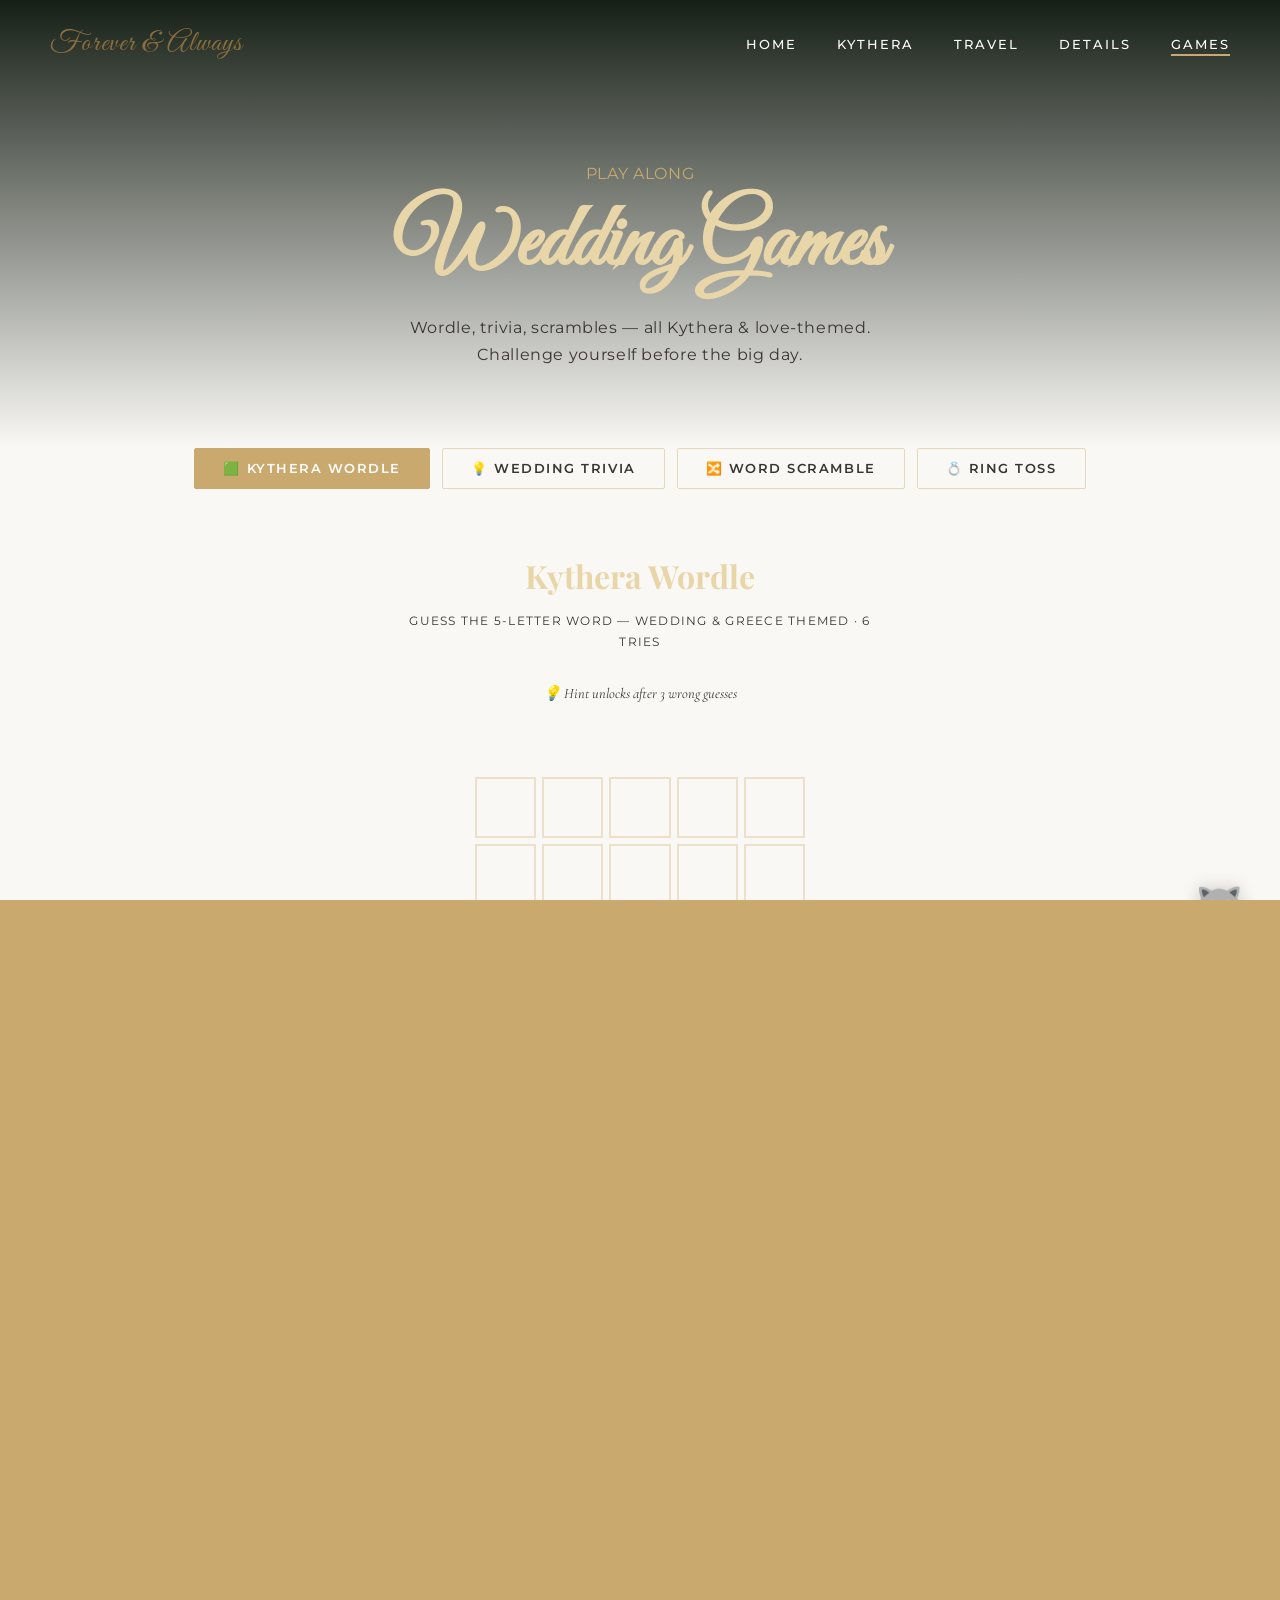
<file: games.html>
<!DOCTYPE html>
<html lang="en">
<head>
  <meta charset="UTF-8">
  <meta name="viewport" content="width=device-width, initial-scale=1.0">
  <title>Games — Jessica & Costas Wedding</title>
  <meta name="description" content="Play our wedding games! Kythera Wordle, wedding trivia, and more.">

  <!-- Fonts -->
  <link rel="preconnect" href="https://fonts.googleapis.com">
  <link rel="preconnect" href="https://fonts.gstatic.com" crossorigin>
  <link href="https://fonts.googleapis.com/css2?family=Cormorant+Garamond:ital,wght@0,300;0,400;0,500;0,600;1,300;1,400&family=Great+Vibes&family=Montserrat:wght@300;400;500;600;700&family=Playfair+Display:ital,wght@0,400;0,500;0,600;1,400;1,500&display=swap" rel="stylesheet">

  <!-- Styles -->
  <link rel="stylesheet" href="css/style.css">

  <!-- Favicon -->
  <link rel="icon" href="data:image/svg+xml,<svg xmlns='http://www.w3.org/2000/svg' viewBox='0 0 100 100'><text y='.9em' font-size='90'>💍</text></svg>">

  <style>
    /* ===== GAMES PAGE STYLES ===== */
    .games-hero {
      padding: 160px 20px 80px;
      text-align: center;
      background: linear-gradient(180deg, rgba(10,20,10,0.95) 0%, var(--color-bg) 100%);
    }

    .games-hero .section-pretitle { color: var(--color-accent); }
    .games-hero h1 {
      font-family: 'Great Vibes', cursive;
      font-size: clamp(3rem, 8vw, 5.5rem);
      color: var(--color-accent-light);
      margin: 10px 0 20px;
      line-height: 1.1;
    }
    .games-hero p {
      font-family: 'Montserrat', sans-serif;
      font-size: 1rem;
      color: var(--color-text-muted);
      max-width: 500px;
      margin: 0 auto;
      letter-spacing: 0.04em;
    }

    /* ===== GAME SECTION TABS ===== */
    .game-tabs {
      display: flex;
      justify-content: center;
      gap: 12px;
      flex-wrap: wrap;
      margin: 0 auto 60px;
      padding: 0 20px;
    }
    .game-tab {
      font-family: 'Montserrat', sans-serif;
      font-size: 0.8rem;
      font-weight: 600;
      letter-spacing: 0.12em;
      text-transform: uppercase;
      padding: 12px 28px;
      border: 1px solid rgba(201,169,110,0.4);
      background: transparent;
      color: var(--color-text-muted);
      cursor: pointer;
      transition: all 0.25s;
      border-radius: 2px;
    }
    .game-tab:hover,
    .game-tab.active {
      background: var(--color-accent);
      border-color: var(--color-accent);
      color: #fff;
    }

    /* ===== GAME PANELS ===== */
    .game-panel { display: none; }
    .game-panel.active { display: block; }

    /* ===== WORDLE ===== */
    #wordle-section {
      max-width: 520px;
      margin: 0 auto;
      padding: 0 20px 80px;
    }
    .wordle-title {
      text-align: center;
      margin-bottom: 6px;
    }
    .wordle-title h2 {
      font-family: 'Playfair Display', serif;
      font-size: 2rem;
      color: var(--color-accent-light);
    }
    .wordle-subtitle {
      text-align: center;
      font-family: 'Montserrat', sans-serif;
      font-size: 0.78rem;
      color: var(--color-text-muted);
      letter-spacing: 0.1em;
      text-transform: uppercase;
      margin-bottom: 30px;
    }

    .wordle-grid {
      display: grid;
      grid-template-rows: repeat(6, 1fr);
      gap: 6px;
      margin: 0 auto 28px;
      max-width: 330px;
    }
    .wordle-row {
      display: grid;
      grid-template-columns: repeat(5, 1fr);
      gap: 6px;
    }
    .wordle-tile {
      aspect-ratio: 1;
      border: 2px solid rgba(201,169,110,0.3);
      display: flex;
      align-items: center;
      justify-content: center;
      font-family: 'Montserrat', sans-serif;
      font-size: 1.5rem;
      font-weight: 700;
      color: var(--color-accent-light);
      background: transparent;
      text-transform: uppercase;
      transition: border-color 0.15s;
      position: relative;
      overflow: hidden;
    }
    .wordle-tile.filled { border-color: var(--color-accent); animation: tilePopIn 0.1s ease; }
    .wordle-tile.correct { background: #3a6b3a; border-color: #3a6b3a; color: #fff; }
    .wordle-tile.present { background: #b5860d; border-color: #b5860d; color: #fff; }
    .wordle-tile.absent  { background: #333; border-color: #333; color: #888; }
    .wordle-tile.flip    { animation: tileFlip 0.5s ease forwards; }

    @keyframes tilePopIn {
      0%   { transform: scale(0.85); }
      100% { transform: scale(1); }
    }
    @keyframes tileFlip {
      0%   { transform: rotateX(0); }
      50%  { transform: rotateX(-90deg); }
      100% { transform: rotateX(0); }
    }
    @keyframes tileShake {
      0%,100% { transform: translateX(0); }
      20%,60% { transform: translateX(-6px); }
      40%,80% { transform: translateX(6px); }
    }
    .wordle-row.shake .wordle-tile { animation: tileShake 0.4s ease; }

    .wordle-keyboard {
      max-width: 400px;
      margin: 0 auto;
    }
    .wordle-keyboard-row {
      display: flex;
      justify-content: center;
      gap: 5px;
      margin-bottom: 5px;
    }
    .wordle-key {
      font-family: 'Montserrat', sans-serif;
      font-size: 0.75rem;
      font-weight: 600;
      min-width: 34px;
      height: 54px;
      padding: 0 6px;
      border: none;
      border-radius: 4px;
      background: rgba(201,169,110,0.15);
      color: var(--color-accent-light);
      cursor: pointer;
      transition: background 0.15s, color 0.15s;
      display: flex;
      align-items: center;
      justify-content: center;
      text-transform: uppercase;
      user-select: none;
    }
    .wordle-key.wide { min-width: 54px; font-size: 0.65rem; }
    .wordle-key:hover { background: rgba(201,169,110,0.3); }
    .wordle-key.correct { background: #3a6b3a; color: #fff; }
    .wordle-key.present { background: #b5860d; color: #fff; }
    .wordle-key.absent  { background: #272727; color: #555; }

    .wordle-message {
      text-align: center;
      min-height: 32px;
      font-family: 'Montserrat', sans-serif;
      font-size: 0.85rem;
      letter-spacing: 0.06em;
      color: var(--color-accent);
      margin-bottom: 18px;
      font-weight: 600;
    }
    .wordle-hint {
      text-align: center;
      font-family: 'Cormorant Garamond', serif;
      font-size: 0.9rem;
      font-style: italic;
      color: var(--color-text-muted);
      margin-bottom: 20px;
      min-height: 24px;
    }
    .wordle-new-btn {
      display: block;
      margin: 18px auto 0;
      padding: 12px 32px;
      font-family: 'Montserrat', sans-serif;
      font-size: 0.75rem;
      letter-spacing: 0.12em;
      text-transform: uppercase;
      font-weight: 600;
      background: transparent;
      border: 1px solid var(--color-accent);
      color: var(--color-accent);
      cursor: pointer;
      transition: all 0.2s;
      border-radius: 2px;
    }
    .wordle-new-btn:hover { background: var(--color-accent); color: #fff; }

    /* ===== TRIVIA ===== */
    #trivia-section {
      max-width: 680px;
      margin: 0 auto;
      padding: 0 20px 80px;
    }
    .trivia-title {
      text-align: center;
      margin-bottom: 8px;
    }
    .trivia-title h2 {
      font-family: 'Playfair Display', serif;
      font-size: 2rem;
      color: var(--color-accent-light);
    }
    .trivia-subtitle {
      text-align: center;
      font-family: 'Montserrat', sans-serif;
      font-size: 0.78rem;
      color: var(--color-text-muted);
      letter-spacing: 0.1em;
      text-transform: uppercase;
      margin-bottom: 40px;
    }

    .trivia-progress-bar {
      height: 3px;
      background: rgba(201,169,110,0.15);
      border-radius: 2px;
      margin-bottom: 36px;
      overflow: hidden;
    }
    .trivia-progress-fill {
      height: 100%;
      background: var(--color-accent);
      transition: width 0.4s ease;
      border-radius: 2px;
    }

    .trivia-card {
      background: rgba(255,255,255,0.03);
      border: 1px solid rgba(201,169,110,0.18);
      border-radius: 4px;
      padding: 40px 36px;
      margin-bottom: 24px;
    }
    .trivia-q-number {
      font-family: 'Montserrat', sans-serif;
      font-size: 0.7rem;
      letter-spacing: 0.15em;
      text-transform: uppercase;
      color: var(--color-accent);
      margin-bottom: 16px;
    }
    .trivia-question {
      font-family: 'Playfair Display', serif;
      font-size: 1.4rem;
      line-height: 1.5;
      color: var(--color-text-light);
      margin-bottom: 30px;
    }
    .trivia-options {
      display: grid;
      grid-template-columns: 1fr 1fr;
      gap: 12px;
    }
    @media (max-width: 500px) {
      .trivia-options { grid-template-columns: 1fr; }
    }
    .trivia-option {
      padding: 14px 18px;
      font-family: 'Montserrat', sans-serif;
      font-size: 0.82rem;
      font-weight: 500;
      letter-spacing: 0.04em;
      border: 1px solid rgba(201,169,110,0.25);
      background: transparent;
      color: var(--color-text-muted);
      cursor: pointer;
      text-align: left;
      transition: all 0.2s;
      border-radius: 3px;
      line-height: 1.4;
    }
    .trivia-option:hover:not(:disabled) {
      border-color: var(--color-accent);
      color: var(--color-accent-light);
      background: rgba(201,169,110,0.07);
    }
    .trivia-option.correct {
      border-color: #3a6b3a;
      background: rgba(58,107,58,0.25);
      color: #7fba7f;
    }
    .trivia-option.wrong {
      border-color: #8b3a3a;
      background: rgba(139,58,58,0.2);
      color: #c07f7f;
    }
    .trivia-option:disabled { cursor: default; }

    .trivia-feedback {
      margin-top: 20px;
      min-height: 28px;
      font-family: 'Cormorant Garamond', serif;
      font-size: 1.05rem;
      font-style: italic;
      color: var(--color-accent);
      text-align: center;
    }

    .trivia-nav {
      display: flex;
      justify-content: space-between;
      align-items: center;
      margin-top: 10px;
    }
    .trivia-score-badge {
      font-family: 'Montserrat', sans-serif;
      font-size: 0.75rem;
      letter-spacing: 0.1em;
      color: var(--color-text-muted);
      text-transform: uppercase;
    }
    .trivia-next-btn {
      padding: 12px 32px;
      font-family: 'Montserrat', sans-serif;
      font-size: 0.75rem;
      letter-spacing: 0.12em;
      text-transform: uppercase;
      font-weight: 600;
      background: transparent;
      border: 1px solid var(--color-accent);
      color: var(--color-accent);
      cursor: pointer;
      transition: all 0.2s;
      border-radius: 2px;
      opacity: 0;
      pointer-events: none;
    }
    .trivia-next-btn.visible {
      opacity: 1;
      pointer-events: all;
    }
    .trivia-next-btn:hover { background: var(--color-accent); color: #fff; }

    .trivia-result {
      text-align: center;
      padding: 60px 20px;
    }
    .trivia-result-emoji { font-size: 4rem; margin-bottom: 20px; }
    .trivia-result h3 {
      font-family: 'Great Vibes', cursive;
      font-size: 3rem;
      color: var(--color-accent-light);
      margin-bottom: 16px;
    }
    .trivia-result p {
      font-family: 'Montserrat', sans-serif;
      font-size: 0.9rem;
      color: var(--color-text-muted);
      margin-bottom: 30px;
    }
    .trivia-result .score-big {
      font-family: 'Playfair Display', serif;
      font-size: 3.5rem;
      color: var(--color-accent);
      display: block;
      margin-bottom: 8px;
    }
    .trivia-restart-btn {
      padding: 14px 38px;
      font-family: 'Montserrat', sans-serif;
      font-size: 0.75rem;
      letter-spacing: 0.12em;
      text-transform: uppercase;
      font-weight: 600;
      background: transparent;
      border: 1px solid var(--color-accent);
      color: var(--color-accent);
      cursor: pointer;
      transition: all 0.2s;
      border-radius: 2px;
    }
    .trivia-restart-btn:hover { background: var(--color-accent); color: #fff; }

    /* ===== SCRAMBLE ===== */
    #scramble-section {
      max-width: 560px;
      margin: 0 auto;
      padding: 0 20px 80px;
    }
    .scramble-title {
      text-align: center;
      margin-bottom: 8px;
    }
    .scramble-title h2 {
      font-family: 'Playfair Display', serif;
      font-size: 2rem;
      color: var(--color-accent-light);
    }
    .scramble-subtitle {
      text-align: center;
      font-family: 'Montserrat', sans-serif;
      font-size: 0.78rem;
      color: var(--color-text-muted);
      letter-spacing: 0.1em;
      text-transform: uppercase;
      margin-bottom: 40px;
    }
    .scramble-card {
      background: rgba(255,255,255,0.03);
      border: 1px solid rgba(201,169,110,0.18);
      border-radius: 4px;
      padding: 40px 36px;
      text-align: center;
    }
    .scramble-category {
      font-family: 'Montserrat', sans-serif;
      font-size: 0.7rem;
      letter-spacing: 0.15em;
      text-transform: uppercase;
      color: var(--color-accent);
      margin-bottom: 14px;
    }
    .scramble-clue {
      font-family: 'Cormorant Garamond', serif;
      font-style: italic;
      font-size: 1.05rem;
      color: var(--color-text-muted);
      margin-bottom: 28px;
      line-height: 1.6;
    }
    .scramble-letters {
      display: flex;
      justify-content: center;
      gap: 8px;
      flex-wrap: wrap;
      margin-bottom: 30px;
    }
    .scramble-letter {
      width: 46px;
      height: 54px;
      border: 2px solid rgba(201,169,110,0.4);
      display: flex;
      align-items: center;
      justify-content: center;
      font-family: 'Montserrat', sans-serif;
      font-size: 1.4rem;
      font-weight: 700;
      color: var(--color-accent-light);
      text-transform: uppercase;
      border-radius: 3px;
      cursor: pointer;
      transition: all 0.15s;
      user-select: none;
    }
    .scramble-letter:hover:not(.used) {
      background: rgba(201,169,110,0.15);
      border-color: var(--color-accent);
    }
    .scramble-letter.used {
      opacity: 0.2;
      cursor: default;
    }
    .scramble-answer-row {
      display: flex;
      justify-content: center;
      gap: 8px;
      flex-wrap: wrap;
      margin-bottom: 24px;
      min-height: 60px;
    }
    .scramble-answer-slot {
      width: 46px;
      height: 54px;
      border-bottom: 2px solid rgba(201,169,110,0.5);
      display: flex;
      align-items: center;
      justify-content: center;
      font-family: 'Montserrat', sans-serif;
      font-size: 1.4rem;
      font-weight: 700;
      color: var(--color-accent-light);
      text-transform: uppercase;
      cursor: pointer;
      transition: color 0.15s;
    }
    .scramble-answer-slot:hover { color: var(--color-accent); }
    .scramble-controls {
      display: flex;
      gap: 12px;
      justify-content: center;
      margin-bottom: 20px;
    }
    .scramble-btn {
      padding: 11px 24px;
      font-family: 'Montserrat', sans-serif;
      font-size: 0.72rem;
      letter-spacing: 0.1em;
      text-transform: uppercase;
      font-weight: 600;
      border-radius: 2px;
      cursor: pointer;
      transition: all 0.2s;
    }
    .scramble-btn-check {
      background: var(--color-accent);
      border: 1px solid var(--color-accent);
      color: #fff;
    }
    .scramble-btn-check:hover { background: var(--color-accent-dark); }
    .scramble-btn-clear {
      background: transparent;
      border: 1px solid rgba(201,169,110,0.35);
      color: var(--color-text-muted);
    }
    .scramble-btn-clear:hover { border-color: var(--color-accent); color: var(--color-accent); }
    .scramble-feedback {
      font-family: 'Cormorant Garamond', serif;
      font-size: 1.15rem;
      font-style: italic;
      min-height: 30px;
      color: var(--color-accent);
      margin-bottom: 8px;
    }
    .scramble-feedback.wrong { color: #c07f7f; }
    .scramble-counter {
      font-family: 'Montserrat', sans-serif;
      font-size: 0.72rem;
      letter-spacing: 0.1em;
      color: var(--color-text-muted);
      text-transform: uppercase;
    }
    .scramble-next-btn {
      display: none;
      margin: 18px auto 0;
      padding: 12px 32px;
      font-family: 'Montserrat', sans-serif;
      font-size: 0.75rem;
      letter-spacing: 0.12em;
      text-transform: uppercase;
      font-weight: 600;
      background: transparent;
      border: 1px solid var(--color-accent);
      color: var(--color-accent);
      cursor: pointer;
      transition: all 0.2s;
      border-radius: 2px;
    }
    .scramble-next-btn.visible { display: block; }
    .scramble-next-btn:hover { background: var(--color-accent); color: #fff; }

    .scramble-done {
      text-align: center;
      padding: 40px 20px;
    }
    .scramble-done h3 {
      font-family: 'Great Vibes', cursive;
      font-size: 2.8rem;
      color: var(--color-accent-light);
      margin-bottom: 14px;
    }
    .scramble-done p {
      font-family: 'Montserrat', sans-serif;
      font-size: 0.85rem;
      color: var(--color-text-muted);
      margin-bottom: 24px;
    }

    /* ===== RING TOSS GAME ===== */
    #panel-ringtoss {
      padding-bottom: 80px;
    }
    .ringtoss-wrap {
      max-width: 740px;
      margin: 0 auto;
      padding: 0 20px;
    }
    .ringtoss-title {
      text-align: center;
      margin-bottom: 6px;
    }
    .ringtoss-title h2 {
      font-family: 'Playfair Display', serif;
      font-size: 2rem;
      color: var(--color-accent-light);
    }
    .ringtoss-subtitle {
      text-align: center;
      font-family: 'Montserrat', sans-serif;
      font-size: 0.78rem;
      color: var(--color-text-muted);
      letter-spacing: 0.1em;
      text-transform: uppercase;
      margin-bottom: 24px;
    }
    #ringtoss-canvas {
      display: block;
      width: 100%;
      max-width: 700px;
      margin: 0 auto;
      border-radius: 6px;
      cursor: pointer;
      border: 1px solid rgba(201,169,110,0.2);
      box-shadow: 0 8px 40px rgba(0,0,0,0.5);
    }
    .ringtoss-ui {
      display: flex;
      justify-content: space-between;
      align-items: center;
      max-width: 700px;
      margin: 16px auto 0;
      flex-wrap: wrap;
      gap: 12px;
      padding: 0 2px;
    }
    .ringtoss-info {
      font-family: 'Montserrat', sans-serif;
      font-size: 0.75rem;
      letter-spacing: 0.1em;
      text-transform: uppercase;
      color: var(--color-text-muted);
    }
    .ringtoss-info span {
      color: var(--color-accent-light);
      font-weight: 700;
      font-size: 1rem;
    }
    #ringtoss-launch-btn {
      padding: 13px 40px;
      font-family: 'Montserrat', sans-serif;
      font-size: 0.78rem;
      letter-spacing: 0.14em;
      text-transform: uppercase;
      font-weight: 700;
      background: var(--color-accent);
      border: none;
      color: #fff;
      cursor: pointer;
      border-radius: 2px;
      transition: all 0.15s;
      animation: launchPulse 1s ease-in-out infinite;
    }
    #ringtoss-launch-btn:hover { background: var(--color-accent-dark); transform: scale(1.04); }
    #ringtoss-launch-btn:disabled { opacity: 0.4; animation: none; cursor: default; }
    @keyframes launchPulse {
      0%,100% { box-shadow: 0 0 0 0 rgba(201,169,110,0.5); }
      50% { box-shadow: 0 0 0 10px rgba(201,169,110,0); }
    }
    .ringtoss-howto {
      text-align: center;
      font-family: 'Cormorant Garamond', serif;
      font-style: italic;
      font-size: 0.9rem;
      color: var(--color-text-muted);
      margin-top: 14px;
      max-width: 700px;
      margin-left: auto;
      margin-right: auto;
    }
  </style>
</head>
<body>

  <!-- Page Loader -->
  <div class="page-loader">
    <div class="loader-text">Let's Play</div>
    <div class="loader-bar">
      <div class="loader-bar-inner"></div>
    </div>
  </div>

  <!-- Page Transition -->
  <div class="page-transition"></div>

  <!-- Navigation -->
  <nav class="navbar">
    <a href="index.html" class="nav-logo">Forever & Always</a>
    <div class="nav-toggle">
      <span></span>
      <span></span>
      <span></span>
    </div>
    <ul class="nav-links">
      <li><a href="index.html">Home</a></li>
      <li><a href="kythera.html">Kythera</a></li>
      <li><a href="travel.html">Travel</a></li>
      <li><a href="index.html#details">Details</a></li>
      <li><a href="games.html" class="active">Games</a></li>
    </ul>
  </nav>

  <!-- Hero -->
  <div class="games-hero">
    <p class="section-pretitle">Play Along</p>
    <h1>Wedding Games</h1>
    <p>Wordle, trivia, scrambles — all Kythera & love-themed. Challenge yourself before the big day.</p>
  </div>

  <!-- Tab Bar -->
  <div class="game-tabs">
    <button class="game-tab active" data-tab="wordle">🟩 Kythera Wordle</button>
    <button class="game-tab" data-tab="trivia">💡 Wedding Trivia</button>
    <button class="game-tab" data-tab="scramble">🔀 Word Scramble</button>
    <button class="game-tab" data-tab="ringtoss">💍 Ring Toss</button>
  </div>

  <!-- ===== WORDLE PANEL ===== -->
  <div class="game-panel active" id="panel-wordle">
    <div id="wordle-section">
      <div class="wordle-title"><h2>Kythera Wordle</h2></div>
      <p class="wordle-subtitle">Guess the 5-letter word — wedding & Greece themed · 6 tries</p>
      <div class="wordle-hint" id="wordle-hint">💡 Today's hint will appear here after 3 wrong guesses</div>
      <div class="wordle-message" id="wordle-message"></div>
      <div class="wordle-grid" id="wordle-grid"></div>
      <div class="wordle-keyboard" id="wordle-keyboard"></div>
      <button class="wordle-new-btn" id="wordle-new-btn" style="display:none;">Next Word →</button>
    </div>
  </div>

  <!-- ===== TRIVIA PANEL ===== -->
  <div class="game-panel" id="panel-trivia">
    <div id="trivia-section">
      <div class="trivia-title"><h2>Wedding Trivia</h2></div>
      <p class="trivia-subtitle">10 questions about Greece, Kythera & love</p>
      <div class="trivia-progress-bar">
        <div class="trivia-progress-fill" id="trivia-progress" style="width:0%"></div>
      </div>
      <div id="trivia-container">
        <!-- rendered by JS -->
      </div>
    </div>
  </div>

  <!-- ===== SCRAMBLE PANEL ===== -->
  <div class="game-panel" id="panel-scramble">
    <div id="scramble-section">
      <div class="scramble-title"><h2>Word Scramble</h2></div>
      <p class="scramble-subtitle">Unscramble the wedding & Greece words</p>
      <div class="scramble-card" id="scramble-card">
        <!-- rendered by JS -->
      </div>
    </div>
  </div>

  <!-- ===== RING TOSS PANEL ===== -->
  <div class="game-panel" id="panel-ringtoss">
    <div class="ringtoss-wrap">
      <div class="ringtoss-title"><h2>🦝 Raccoon Ring Toss</h2></div>
      <p class="ringtoss-subtitle">Watch the arrow — click or press Space to catapult the ring!</p>
      <canvas id="ringtoss-canvas" width="700" height="420"></canvas>
      <div class="ringtoss-ui">
        <div class="ringtoss-info">Shots <span id="rt-round">0</span> / 10</div>
        <button id="ringtoss-launch-btn">🚀 Launch! (Space)</button>
        <div class="ringtoss-info">Hits <span id="rt-score">0</span></div>
      </div>
      <p class="ringtoss-howto">Watch the arrow swing and launch at the right moment — how many rings can you land? 10 shots!</p>
    </div>
  </div>

  <!-- Footer -->
  <footer class="footer">
    <div class="container">
      <div class="footer-names">Jessica & Costas</div>
      <p class="footer-date">September 4, 2027 · Kythera, Greece</p>
      <div class="footer-links">
        <a href="index.html">Home</a>
        <a href="kythera.html">Kythera</a>
        <a href="travel.html">Travel</a>
        <a href="index.html#details">Details</a>
        <a href="games.html">Games</a>
      </div>
      <p class="footer-bottom">Made with 💕 and a little help from our
        <span class="footer-raccoon raccoon-hidden" title="🦝 Footer raccoon!">🦝</span> friends
      </p>
    </div>
  </footer>

  <script src="js/main.js"></script>
  <script>
  (() => {
    // =========================================================
    //  TAB SWITCHING
    // =========================================================
    document.querySelectorAll('.game-tab').forEach(btn => {
      btn.addEventListener('click', () => {
        document.querySelectorAll('.game-tab').forEach(b => b.classList.remove('active'));
        document.querySelectorAll('.game-panel').forEach(p => p.classList.remove('active'));
        btn.classList.add('active');
        document.getElementById('panel-' + btn.dataset.tab).classList.add('active');
        if (btn.dataset.tab === 'ringtoss') startRingToss();
        else stopRingToss();
      });
    });

    // =========================================================
    //  WORDLE
    // =========================================================
    const WORD_LIST = [
      { word: 'AGAPE', hint: 'Unconditional love — a Greek word you might know 💛' },
      { word: 'BRIDE', hint: 'She\'ll be walking down the aisle in September ✨' },
      { word: 'GREEK', hint: 'The language of gods and romance 🇬🇷' },
      { word: 'OLIVE', hint: 'A sacred tree of Greece, symbol of peace 🫒' },
      { word: 'DANCE', hint: 'You will do plenty of this at the reception 💃' },
      { word: 'BLISS', hint: 'The feeling of perfect happiness 🌸' },
      { word: 'HEART', hint: 'The symbol of everything this day is about 💙' },
      { word: 'HONEY', hint: 'Sweet — like the newlyweds 🍯' },
      { word: 'ROSES', hint: 'The classic symbol of romance 🌹' },
      { word: 'SHORE', hint: 'Kythera is surrounded by this 🌊' },
      { word: 'ELOPE', hint: 'To run away together — though we\'re going big! 😄' },
      { word: 'LEMON', hint: 'A fragrant staple of the Greek landscape 🍋' },
      { word: 'TIARA', hint: 'A bridal crown fit for a goddess 👑' },
      { word: 'VOWED', hint: 'Promises made from the heart 🤍' },
      { word: 'FEAST', hint: 'Epic post-ceremony dining, Greek style 🍽️' },
      { word: 'AEGEA', hint: 'The sea that hugs Kythera 🏖️' },
      { word: 'CHOIR', hint: 'Beautiful voices, beautiful ceremony 🎶' },
      { word: 'PEARL', hint: 'Found in the sea — precious and rare 🦪' },
    ];

    // Pick a deterministic daily word
    const today = new Date();
    const dayIndex = Math.floor((today - new Date(today.getFullYear(), 0, 0)) / 86400000);
    let currentWordIndex = dayIndex % WORD_LIST.length;
    let currentEntry = WORD_LIST[currentWordIndex];
    let targetWord = currentEntry.word;

    const MAX_GUESSES = 6;
    const WORD_LENGTH = 5;
    let currentRow = 0;
    let currentCol = 0;
    let currentGuess = [];
    let gameOver = false;
    let wrongGuesses = 0;
    let board = [];
    let keyStates = {};

    function initWordle() {
      targetWord = currentEntry.word;
      currentRow = 0; currentCol = 0;
      currentGuess = []; gameOver = false;
      wrongGuesses = 0; board = []; keyStates = {};
      document.getElementById('wordle-message').textContent = '';
      document.getElementById('wordle-hint').textContent = '💡 Hint unlocks after 3 wrong guesses';
      document.getElementById('wordle-new-btn').style.display = 'none';
      buildGrid(); buildKeyboard();
    }

    function buildGrid() {
      const grid = document.getElementById('wordle-grid');
      grid.innerHTML = '';
      board = [];
      for (let r = 0; r < MAX_GUESSES; r++) {
        const row = document.createElement('div');
        row.className = 'wordle-row';
        const rowTiles = [];
        for (let c = 0; c < WORD_LENGTH; c++) {
          const tile = document.createElement('div');
          tile.className = 'wordle-tile';
          row.appendChild(tile);
          rowTiles.push(tile);
        }
        grid.appendChild(row);
        board.push(rowTiles);
      }
    }

    function buildKeyboard() {
      const rows = [['Q','W','E','R','T','Y','U','I','O','P'],['A','S','D','F','G','H','J','K','L'],['ENTER','Z','X','C','V','B','N','M','⌫']];
      const kb = document.getElementById('wordle-keyboard');
      kb.innerHTML = '';
      rows.forEach(keys => {
        const row = document.createElement('div');
        row.className = 'wordle-keyboard-row';
        keys.forEach(k => {
          const btn = document.createElement('button');
          btn.className = 'wordle-key' + (k.length > 1 ? ' wide' : '');
          btn.textContent = k;
          btn.dataset.key = k;
          btn.addEventListener('click', () => handleKey(k));
          row.appendChild(btn);
        });
        kb.appendChild(row);
      });
    }

    function handleKey(key) {
      if (gameOver) return;
      if (key === '⌫' || key === 'BACKSPACE') {
        if (currentCol > 0) {
          currentCol--;
          currentGuess.pop();
          board[currentRow][currentCol].textContent = '';
          board[currentRow][currentCol].classList.remove('filled');
        }
      } else if (key === 'ENTER') {
        submitGuess();
      } else if (/^[A-Z]$/.test(key) && currentCol < WORD_LENGTH) {
        board[currentRow][currentCol].textContent = key;
        board[currentRow][currentCol].classList.add('filled');
        currentGuess.push(key);
        currentCol++;
      }
    }

    function submitGuess() {
      if (currentCol < WORD_LENGTH) {
        shakeRow(currentRow);
        showMessage('Not enough letters');
        return;
      }
      const guess = currentGuess.join('');
      revealGuess(guess);
    }

    function revealGuess(guess) {
      const result = getResult(guess, targetWord);
      const flipDelay = 350;
      result.forEach((state, i) => {
        const tile = board[currentRow][i];
        setTimeout(() => {
          tile.classList.add('flip');
          setTimeout(() => tile.classList.add(state), flipDelay / 2);
          updateKeyState(currentGuess[i], state);
        }, i * flipDelay);
      });
      const totalDelay = WORD_LENGTH * flipDelay;
      setTimeout(() => {
        if (guess === targetWord) {
          const msgs = ['Opa! 🎉', 'Τέλειο! 🌟', 'Bravo! 🥂', 'Exactly right! 💛', 'Magnificent! 👑', 'You got it! ✨'];
          showMessage(msgs[Math.min(currentRow, msgs.length - 1)]);
          gameOver = true;
          document.getElementById('wordle-new-btn').style.display = 'block';
        } else {
          wrongGuesses++;
          if (wrongGuesses >= 3) {
            document.getElementById('wordle-hint').textContent = currentEntry.hint;
          }
          currentRow++;
          currentCol = 0;
          currentGuess = [];
          if (currentRow >= MAX_GUESSES) {
            showMessage('The word was ' + targetWord);
            gameOver = true;
            document.getElementById('wordle-new-btn').style.display = 'block';
          }
        }
      }, totalDelay);
    }

    function getResult(guess, target) {
      const result = Array(WORD_LENGTH).fill('absent');
      const targetArr = target.split('');
      const guessArr = guess.split('');
      const targetCount = {};
      // Mark correct first
      guessArr.forEach((l, i) => {
        if (l === targetArr[i]) { result[i] = 'correct'; targetArr[i] = null; }
      });
      // Mark present
      guessArr.forEach((l, i) => {
        if (result[i] === 'correct') return;
        const idx = targetArr.indexOf(l);
        if (idx !== -1) { result[i] = 'present'; targetArr[idx] = null; }
      });
      return result;
    }

    function updateKeyState(letter, state) {
      const priority = { correct: 3, present: 2, absent: 1 };
      if ((priority[state] || 0) > (priority[keyStates[letter]] || 0)) {
        keyStates[letter] = state;
        document.querySelectorAll(`.wordle-key[data-key="${letter}"]`).forEach(k => {
          k.classList.remove('correct', 'present', 'absent');
          k.classList.add(state);
        });
      }
    }

    function shakeRow(row) {
      const rowEl = document.getElementById('wordle-grid').children[row];
      rowEl.classList.add('shake');
      rowEl.addEventListener('animationend', () => rowEl.classList.remove('shake'), { once: true });
    }

    function showMessage(msg) {
      const el = document.getElementById('wordle-message');
      el.textContent = msg;
    }

    document.getElementById('wordle-new-btn').addEventListener('click', () => {
      currentWordIndex = (currentWordIndex + 1) % WORD_LIST.length;
      currentEntry = WORD_LIST[currentWordIndex];
      initWordle();
    });

    document.addEventListener('keydown', e => {
      if (document.getElementById('panel-wordle').classList.contains('active')) {
        const key = e.key.toUpperCase();
        if (key === 'BACKSPACE') handleKey('⌫');
        else if (key === 'ENTER') handleKey('ENTER');
        else if (/^[A-Z]$/.test(key)) handleKey(key);
      }
    });

    initWordle();

    // =========================================================
    //  TRIVIA
    // =========================================================
    const TRIVIA = [
      { q: 'Which goddess of love was said to be born from the sea near Kythera?', options: ['Hera', 'Athena', 'Aphrodite', 'Persephone'], answer: 2, fun: 'Aphrodite rose from the sea-foam near Kythera — making it the island of love. 🌊' },
      { q: 'What is "I love you" in Greek?', options: ['Σε θέλω', 'Σ\'αγαπώ', 'Καλημέρα', 'Ευχαριστώ'], answer: 1, fun: '"Σ\'αγαπώ" (S\'agapo) — say it and watch a Greek melt. 💛' },
      { q: 'Approximately how long is the direct flight from Athens to Kythera?', options: ['15 minutes', '40 minutes', '1.5 hours', '3 hours'], answer: 1, fun: 'Just 40 minutes from Athens — paradise is closer than you think! ✈️' },
      { q: 'The Greek Nobel Prize poet Odysseas Elytis was born on which island?', options: ['Crete', 'Kythera', 'Lesbos', 'Rhodes'], answer: 2, fun: 'Elytis was born in Heraklion, Crete — but his soul lived in the Aegean. 🌊' },
      { q: 'What year were Jessica & Costas getting married?', options: ['2025', '2026', '2027', '2028'], answer: 2, fun: 'September 4, 2027 — mark your calendars! 💍' },
      { q: 'The traditional Greek wedding dance where guests put money on the couple is called?', options: ['Sirtaki', 'Zembekiko', 'Kalamatiano', 'Tsifteteli'], answer: 0, fun: 'Sirtaki is the one to watch for — and join! Opa! 🕺' },
      { q: 'In Greek, what does "Kythera" (Κύθηρα) traditionally symbolise?', options: ['The sea', 'Love & beauty', 'Courage', 'The harvest'], answer: 1, fun: 'Kythera is synonymous with Aphrodite and the birthplace of love. 💕' },
      { q: 'Which sea directly surrounds Kythera?', options: ['Adriatic Sea', 'Ionian Sea', 'Mediterranean Sea', 'Aegean Sea'], answer: 1, fun: 'Kythera sits where the Ionian and Aegean seas meet — doubly romantic! 🌊' },
      { q: 'What does the Greek word "agapi" (αγάπη) mean?', options: ['Happiness', 'Forever', 'Love', 'Unity'], answer: 2, fun: 'Agapi — the deepest, unconditional kind of love. The best kind. 💙' },
      { q: 'What month is the wedding?', options: ['July', 'August', 'September', 'October'], answer: 2, fun: 'September 4th, 2027 — still warm, the summer crowds gone. Perfect. 🌅' },
    ];

    let triviaIndex = 0, triviaScore = 0, triviaAnswered = false;

    function renderTrivia() {
      const container = document.getElementById('trivia-container');
      if (triviaIndex >= TRIVIA.length) {
        renderTriviaResult(container); return;
      }
      const q = TRIVIA[triviaIndex];
      triviaAnswered = false;
      document.getElementById('trivia-progress').style.width = (triviaIndex / TRIVIA.length * 100) + '%';
      container.innerHTML = `
        <div class="trivia-card">
          <div class="trivia-q-number">Question ${triviaIndex + 1} of ${TRIVIA.length}</div>
          <div class="trivia-question">${q.q}</div>
          <div class="trivia-options">
            ${q.options.map((o, i) => `<button class="trivia-option" data-idx="${i}">${o}</button>`).join('')}
          </div>
          <div class="trivia-feedback" id="trivia-feedback"></div>
        </div>
        <div class="trivia-nav">
          <div class="trivia-score-badge">Score: ${triviaScore} / ${triviaIndex}</div>
          <button class="trivia-next-btn" id="trivia-next">${triviaIndex === TRIVIA.length - 1 ? 'See Results →' : 'Next →'}</button>
        </div>`;
      container.querySelectorAll('.trivia-option').forEach(btn => {
        btn.addEventListener('click', () => {
          if (triviaAnswered) return;
          triviaAnswered = true;
          const chosen = parseInt(btn.dataset.idx);
          container.querySelectorAll('.trivia-option').forEach(b => b.disabled = true);
          if (chosen === q.answer) {
            btn.classList.add('correct');
            triviaScore++;
            document.getElementById('trivia-feedback').textContent = '✓ Correct! ' + q.fun;
          } else {
            btn.classList.add('wrong');
            container.querySelectorAll('.trivia-option')[q.answer].classList.add('correct');
            document.getElementById('trivia-feedback').textContent = '✗ Not quite. ' + q.fun;
          }
          document.getElementById('trivia-next').classList.add('visible');
        });
      });
      document.getElementById('trivia-next').addEventListener('click', () => {
        triviaIndex++;
        renderTrivia();
      });
    }

    function renderTriviaResult(container) {
      document.getElementById('trivia-progress').style.width = '100%';
      const pct = Math.round(triviaScore / TRIVIA.length * 100);
      let emoji, msg;
      if (pct === 100) { emoji = '🏆'; msg = 'Perfect score! You\'re basically an honorary Greek.'; }
      else if (pct >= 70) { emoji = '🎉'; msg = 'Impressive! You clearly love love — and Greece.'; }
      else if (pct >= 40) { emoji = '💛'; msg = 'Not bad! Kythera will teach you the rest.'; }
      else { emoji = '🌊'; msg = 'The island awaits to fill in the gaps!'; }
      container.innerHTML = `
        <div class="trivia-result">
          <div class="trivia-result-emoji">${emoji}</div>
          <h3>Well played!</h3>
          <span class="score-big">${triviaScore} / ${TRIVIA.length}</span>
          <p>${msg}</p>
          <button class="trivia-restart-btn" id="trivia-restart">Play Again</button>
        </div>`;
      document.getElementById('trivia-restart').addEventListener('click', () => {
        triviaIndex = 0; triviaScore = 0;
        renderTrivia();
      });
    }

    renderTrivia();

    // =========================================================
    //  WORD SCRAMBLE
    // =========================================================
    const SCRAMBLE_WORDS = [
      { word: 'KYTHERA',    category: 'The Island',       clue: 'The mythical island of Aphrodite, where it all happens 🌊' },
      { word: 'APHRODITE',  category: 'Greek Mythology',  clue: 'The goddess of love — Kythera is her birthplace 🌹' },
      { word: 'CEREMONY',   category: 'The Big Day',      clue: 'The sacred ritual that makes it official 💍' },
      { word: 'RECEPTION',  category: 'The Big Day',      clue: 'Dinner, dancing, and celebration under the stars 🥂' },
      { word: 'SIRTAKI',    category: 'Greek Culture',    clue: 'The famous Greek group dance — get ready to link arms 🕺' },
      { word: 'AEGEAN',     category: 'Geography',        clue: 'The ancient sea kissing Kythera\'s shores 🌊' },
      { word: 'HONEYMOON',  category: 'The Big Day',      clue: 'The romantic escape after the wedding 🌙' },
      { word: 'WEDDING',    category: 'The Big Day',      clue: 'The whole reason you\'re on this website! 💕' },
      { word: 'JESSICA',    category: 'The Couple',       clue: 'The radiant bride 👰' },
      { word: 'COSTAS',     category: 'The Couple',       clue: 'The handsome groom 🤵' },
      { word: 'OLIVE',      category: 'Greece',           clue: 'A sacred tree, a flavour, a symbol of peace 🫒' },
      { word: 'ELYTIS',     category: 'Greek Poetry',     clue: 'The Nobel Prize-winning Greek poet of the Aegean ✍️' },
    ];

    let scrambleIndex = 0;
    let scrambleCorrect = 0;
    let selectedIndices = [];
    let shuffledLetters = [];

    function shuffleArray(arr) {
      const a = [...arr];
      for (let i = a.length - 1; i > 0; i--) {
        const j = Math.floor(Math.random() * (i + 1));
        [a[i], a[j]] = [a[j], a[i]];
      }
      return a;
    }

    function renderScramble() {
      const card = document.getElementById('scramble-card');
      if (scrambleIndex >= SCRAMBLE_WORDS.length) {
        card.innerHTML = `<div class="scramble-done">
          <h3>All done!</h3>
          <p>You unscrambled ${scrambleCorrect} out of ${SCRAMBLE_WORDS.length} words. ${scrambleCorrect === SCRAMBLE_WORDS.length ? '🏆 Perfect!' : '💛 Great effort!'}</p>
          <button class="scramble-next-btn visible" id="scramble-restart">Play Again</button>
        </div>`;
        document.getElementById('scramble-restart').addEventListener('click', () => {
          scrambleIndex = 0; scrambleCorrect = 0; renderScramble();
        });
        return;
      }
      const entry = SCRAMBLE_WORDS[scrambleIndex];
      shuffledLetters = shuffleArray(entry.word.split(''));
      // Make sure it's actually scrambled
      while (shuffledLetters.join('') === entry.word) shuffledLetters = shuffleArray(entry.word.split(''));
      selectedIndices = [];

      card.innerHTML = `
        <div class="scramble-category">${entry.category}</div>
        <div class="scramble-clue">${entry.clue}</div>
        <div class="scramble-answer-row" id="scramble-answer-row">
          ${Array(entry.word.length).fill('<div class="scramble-answer-slot"></div>').join('')}
        </div>
        <div class="scramble-letters" id="scramble-letters">
          ${shuffledLetters.map((l, i) => `<div class="scramble-letter" data-i="${i}">${l}</div>`).join('')}
        </div>
        <div class="scramble-controls">
          <button class="scramble-btn scramble-btn-check" id="scramble-check">Check</button>
          <button class="scramble-btn scramble-btn-clear" id="scramble-clear">Clear</button>
        </div>
        <div class="scramble-feedback" id="scramble-feedback"></div>
        <div class="scramble-counter">${scrambleIndex + 1} of ${SCRAMBLE_WORDS.length}</div>
        <button class="scramble-next-btn" id="scramble-next">Next Word →</button>
      `;

      card.querySelectorAll('.scramble-letter').forEach(tile => {
        tile.addEventListener('click', () => {
          const i = parseInt(tile.dataset.i);
          if (tile.classList.contains('used')) {
            // Remove from answer
            const pos = selectedIndices.indexOf(i);
            if (pos !== -1) {
              selectedIndices.splice(pos, 1);
              tile.classList.remove('used');
              updateAnswerSlots();
            }
            return;
          }
          if (selectedIndices.length >= entry.word.length) return;
          selectedIndices.push(i);
          tile.classList.add('used');
          updateAnswerSlots();
        });
      });

      function updateAnswerSlots() {
        const slots = card.querySelectorAll('.scramble-answer-slot');
        slots.forEach((slot, i) => {
          if (i < selectedIndices.length) {
            slot.textContent = shuffledLetters[selectedIndices[i]];
          } else {
            slot.textContent = '';
          }
        });
      }

      card.querySelector('#scramble-clear').addEventListener('click', () => {
        selectedIndices = [];
        card.querySelectorAll('.scramble-letter').forEach(t => t.classList.remove('used'));
        card.querySelectorAll('.scramble-answer-slot').forEach(s => s.textContent = '');
        document.getElementById('scramble-feedback').textContent = '';
        document.getElementById('scramble-feedback').className = 'scramble-feedback';
      });

      card.querySelector('#scramble-check').addEventListener('click', () => {
        if (selectedIndices.length < entry.word.length) {
          document.getElementById('scramble-feedback').textContent = 'Fill in all the letters first!';
          document.getElementById('scramble-feedback').className = 'scramble-feedback wrong';
          return;
        }
        const attempt = selectedIndices.map(i => shuffledLetters[i]).join('');
        const fb = document.getElementById('scramble-feedback');
        if (attempt === entry.word) {
          fb.textContent = '✓ Correct! ' + ['Beautiful! 🌸', 'Bravo! 🎉', 'Opa! 🥂', 'Magnifico! 💛', 'Spot on! 🌟'][Math.floor(Math.random()*5)];
          fb.className = 'scramble-feedback';
          scrambleCorrect++;
          document.getElementById('scramble-next').classList.add('visible');
          card.querySelector('#scramble-check').disabled = true;
          card.querySelector('#scramble-clear').disabled = true;
        } else {
          fb.textContent = '✗ Not quite — try again!';
          fb.className = 'scramble-feedback wrong';
          selectedIndices = [];
          card.querySelectorAll('.scramble-letter').forEach(t => t.classList.remove('used'));
          card.querySelectorAll('.scramble-answer-slot').forEach(s => s.textContent = '');
        }
      });

      card.querySelector('#scramble-next').addEventListener('click', () => {
        scrambleIndex++;
        renderScramble();
      });
    }

    renderScramble();

    // =========================================================
    //  RING TOSS — CANVAS GAME
    // =========================================================
    const rtCanvas = document.getElementById('ringtoss-canvas');
    const rtCtx = rtCanvas.getContext('2d');
    const W = 700, H = 420;
    const TOTAL_SHOTS  = 10;

    // Layout constants
    const FLOOR_Y    = 330;
    const CATAPULT_X = 115;
    const CATAPULT_Y = FLOOR_Y - 10;
    const PIVOT_X    = CATAPULT_X + 10;
    const PIVOT_Y    = CATAPULT_Y - 52;
    const PEG_X      = 540;
    const PEG_TIP_Y  = 200;      // top of peg (target)
    const GRAVITY    = 0.28;
    const RING_SPEED = 14;

    // Wave parameters — arrow oscillates ±range degrees around midAngle
    const MID_ANGLE  = -23; // degrees from horizontal (pointing roughly at peg)
    const BASE_RANGE = 38;
    const ARROW_SPEED  = 1.6;   // constant — no difficulty scaling
    const ARROW_RANGE  = BASE_RANGE;

    let rtState   = 'idle';  // idle | aiming | flying | result | gameover
    let rtShots   = 0;   // attempts made
    let rtScore   = 0;   // hits
    let rtArrow   = MID_ANGLE;
    let rtArrowDir = 1;
    let rtRAF     = null;
    let rtLaunched = false;
    let rtRingX, rtRingY, rtVX, rtVY;
    let rtResultMsg = '';
    let rtResultColor = '#fff';
    let rtResultTimer = 0;
    let rtCatapultAnim  = 0;
    let rtParticles  = [];
    let rtRaccoonBlink = 0;
    let rtFrame = 0;
    let rtActive = false;     // loop running

    function stopRingToss() {
      rtActive = false;
      if (rtRAF) { cancelAnimationFrame(rtRAF); rtRAF = null; }
    }

    function startRingToss() {
      stopRingToss();
      rtActive = true;
      rtShots = 0; rtScore = 0;
      resetShot();
      document.getElementById('rt-round').textContent = rtShots;
      document.getElementById('rt-score').textContent = rtScore;
      rtLoop();
    }

    function resetShot() {
      rtState         = 'aiming';
      rtArrow         = MID_ANGLE;
      rtArrowDir      = 1;
      rtLaunched      = false;
      rtRingX = rtRingY = rtVX = rtVY = 0;
      rtCatapultAnim  = 0;
      rtResultTimer   = 0;
      rtParticles     = [];
      const btn = document.getElementById('ringtoss-launch-btn');
      if (btn) { btn.disabled = false; }
    }

    function doLaunch() {
      if (rtState !== 'aiming') return;
      rtState = 'flying';
      rtLaunched = true;
      rtCatapultAnim = 0;
      // Ring starts at end of catapult arm
      const armLen = 62;
      const rad = (rtArrow * Math.PI) / 180;
      rtRingX = PIVOT_X + Math.cos(rad) * armLen;
      rtRingY = PIVOT_Y + Math.sin(rad) * armLen;
      rtVX    = Math.cos(rad) * RING_SPEED;
      rtVY    = Math.sin(rad) * RING_SPEED;
      const btn = document.getElementById('ringtoss-launch-btn');
      if (btn) btn.disabled = true;
    }

    document.getElementById('ringtoss-canvas').addEventListener('click', () => {
      if (rtState === 'aiming') doLaunch();
    });
    document.addEventListener('keydown', e => {
      if (e.code === 'Space' && document.getElementById('panel-ringtoss').classList.contains('active')) {
        e.preventDefault();
        if (rtState === 'aiming') doLaunch();
      }
    });
    document.getElementById('ringtoss-launch-btn').addEventListener('click', doLaunch);

    function spawnParticles(x, y, color, count) {
      for (let i = 0; i < count; i++) {
        const a = Math.random() * Math.PI * 2;
        const sp = 2 + Math.random() * 4;
        rtParticles.push({ x, y, vx: Math.cos(a)*sp, vy: Math.sin(a)*sp - 2,
          life: 1, color, size: 3 + Math.random()*5 });
      }
    }

    function rtLoop() {
      if (!rtActive) return;
      rtFrame++;
      rtRaccoonBlink = Math.sin(rtFrame * 0.05) > 0.95 ? 1 : 0;

      // Update
      if (rtState === 'aiming') {
        // Oscillate arrow at constant speed
        rtArrow += rtArrowDir * ARROW_SPEED;
        const lo = MID_ANGLE - ARROW_RANGE, hi = MID_ANGLE + ARROW_RANGE;
        if (rtArrow > hi)  { rtArrow = hi;  rtArrowDir = -1; }
        if (rtArrow < lo)  { rtArrow = lo;  rtArrowDir =  1; }
      }
      if (rtState === 'flying') {
        // Catapult arm springs up
        rtCatapultAnim = Math.min(1, rtCatapultAnim + 0.07);
        // Physics
        rtRingX += rtVX;
        rtRingY += rtVY;
        rtVY    += GRAVITY;
        // Check hit
        const dx = rtRingX - PEG_X, dy = rtRingY - PEG_TIP_Y;
        const dist = Math.sqrt(dx*dx + dy*dy);
        if (dist < 22) {
          // HIT
          let msg = '';
          if (dist < 8)       { msg = '💍 PERFECT!';   rtResultColor = '#ffd700'; }
          else if (dist < 15) { msg = '🎯 Nice hit!';  rtResultColor = '#c9a96e'; }
          else                { msg = '👍 Close one!'; rtResultColor = '#a8d8a8'; }
          rtScore++; rtResultMsg = msg;
          spawnParticles(PEG_X, PEG_TIP_Y, '#ffd700', 28);
          advanceShot(true);
        } else if (rtRingY > H + 40 || rtRingX > W + 40) {
          // MISS
          rtResultMsg = '💨 Missed!'; rtResultColor = '#c07f7f';
          advanceShot(false);
        }
      }
      if (rtState === 'result') {
        rtResultTimer++;
        rtParticles.forEach(p => { p.x+=p.vx; p.y+=p.vy; p.vy+=0.12; p.life-=0.018; });
        rtParticles = rtParticles.filter(p => p.life > 0);
        if (rtResultTimer > 70) {
          if (rtShots >= TOTAL_SHOTS) { rtState = 'gameover'; }
          else { resetShot(); }
        }
      }
      if (rtState === 'gameover') {
        rtParticles.forEach(p => { p.x+=p.vx; p.y+=p.vy; p.vy+=0.12; p.life-=0.012; });
        rtParticles = rtParticles.filter(p => p.life > 0);
      }

      // Draw
      drawRT();
      rtRAF = requestAnimationFrame(rtLoop);
    }

    function advanceShot(wasHit) {
      rtState = 'result';
      rtResultTimer = 0;
      rtShots++;
      document.getElementById('rt-score').textContent = rtScore;
      document.getElementById('rt-round').textContent = rtShots;
    }

    // ---- DRAWING ----
    function drawRT() {
      const c = rtCtx;
      c.clearRect(0, 0, W, H);

      drawRTBackground(c);
      drawRTScene(c);
      drawRTCatapult(c);
      drawRTRaccoon(c);
      if (rtState === 'aiming') drawRTArrow(c);
      if (rtLaunched && (rtState === 'flying' || rtState === 'result')) drawRTRing(c);
      drawRTParticles(c);
      drawRTHUD(c);
    }

    function drawRTBackground(c) {
      // Sky gradient
      const sky = c.createLinearGradient(0, 0, 0, FLOOR_Y);
      sky.addColorStop(0,    '#4a90c8');
      sky.addColorStop(0.45, '#78bae8');
      sky.addColorStop(0.75, '#b8ddf5');
      sky.addColorStop(1,    '#e8f4fd');
      c.fillStyle = sky;
      c.fillRect(0, 0, W, FLOOR_Y);

      // Sun glow
      const sun = c.createRadialGradient(590, 55, 4, 590, 55, 80);
      sun.addColorStop(0,   'rgba(255,240,180,0.9)');
      sun.addColorStop(0.4, 'rgba(255,220,100,0.3)');
      sun.addColorStop(1,   'rgba(255,200,60,0)');
      c.fillStyle = sun;
      c.beginPath(); c.arc(590, 55, 80, 0, Math.PI*2); c.fill();
      c.fillStyle = '#fffde0';
      c.beginPath(); c.arc(590, 55, 18, 0, Math.PI*2); c.fill();

      // Aegean sea
      const sea = c.createLinearGradient(0, FLOOR_Y - 60, 0, H);
      sea.addColorStop(0,   '#2a7fc0');
      sea.addColorStop(0.3, '#1a6aaa');
      sea.addColorStop(1,   '#0e4a80');
      c.fillStyle = sea;
      c.fillRect(0, FLOOR_Y - 60, W, H - (FLOOR_Y - 60));

      // Sea shimmer lines
      c.strokeStyle = 'rgba(255,255,255,0.18)';
      c.lineWidth = 1.5;
      for (let i = 0; i < 7; i++) {
        const y = FLOOR_Y - 45 + i * 18 + Math.sin(rtFrame * 0.04 + i) * 3;
        const x0 = (i % 2 === 0) ? 20 : 60;
        c.beginPath(); c.moveTo(x0, y);
        c.bezierCurveTo(x0+80, y-4, x0+160, y+4, x0+240, y);
        c.stroke();
      }

      // Sandy beach foreground
      const sand = c.createLinearGradient(0, FLOOR_Y - 20, 0, H);
      sand.addColorStop(0,   '#e8d09a');
      sand.addColorStop(0.4, '#d4b870');
      sand.addColorStop(1,   '#c8a855');
      c.fillStyle = sand;
      c.beginPath();
      c.moveTo(0, FLOOR_Y - 10);
      c.bezierCurveTo(180, FLOOR_Y - 25, 400, FLOOR_Y - 5, W, FLOOR_Y - 15);
      c.lineTo(W, H); c.lineTo(0, H); c.closePath(); c.fill();
    }

    function drawRTScene(c) {
      // ---- White Greek buildings in background ----
      const bldgs = [
        { x:200, y:160, w:60, h:90 },
        { x:254, y:175, w:45, h:75 },
        { x:293, y:155, w:55, h:95 },
        { x:342, y:168, w:50, h:82 },
        { x:386, y:172, w:42, h:78 },
      ];
      bldgs.forEach(b => {
        // Building body
        c.fillStyle = '#f0ede8';
        c.fillRect(b.x, b.y, b.w, b.h);
        // Flat roof with slight overhang
        c.fillStyle = '#e2ddd8';
        c.fillRect(b.x - 3, b.y - 5, b.w + 6, 8);
        // Blue window
        c.fillStyle = '#4a90c8';
        c.fillRect(b.x + b.w*0.2, b.y + 14, b.w*0.28, b.w*0.28);
        c.fillRect(b.x + b.w*0.55, b.y + 14, b.w*0.28, b.w*0.28);
        if (b.h > 80) {
          c.fillRect(b.x + b.w*0.35, b.y + 46, b.w*0.3, b.h*0.35);
          // Blue door frame
          c.strokeStyle = '#2a6aaa'; c.lineWidth = 1.5;
          c.strokeRect(b.x + b.w*0.35, b.y + 46, b.w*0.3, b.h*0.35);
        }
        // Shadow
        c.fillStyle = 'rgba(0,0,0,0.06)';
        c.fillRect(b.x + b.w, b.y + 5, 5, b.h - 5);
      });

      // ---- Taverna on right ----
      c.fillStyle = '#f5f0e8';
      c.fillRect(440, 195, 110, 95);
      // Terracotta roof
      c.fillStyle = '#c86432';
      c.beginPath(); c.moveTo(435, 198); c.lineTo(495, 168); c.lineTo(555, 198); c.closePath(); c.fill();
      c.fillStyle = '#b85a28';
      c.beginPath(); c.moveTo(438, 198); c.lineTo(495, 171); c.lineTo(552, 198); c.closePath();
      c.lineWidth=1; c.stroke();
      // Taverna sign
      c.fillStyle = '#2a5a2a';
      c.fillRect(452, 197, 82, 14);
      c.fillStyle = '#fff'; c.font = 'bold 8px Montserrat, sans-serif';
      c.textAlign = 'center'; c.fillText('TAVERNA', 493, 208);
      // Windows & door
      c.fillStyle = '#4a90c8';
      c.fillRect(452, 218, 24, 20); c.fillRect(516, 218, 24, 20);
      c.fillStyle = '#7a5230';
      c.fillRect(479, 228, 22, 62);
      // Awning stripes
      for (let i = 0; i < 5; i++) {
        c.fillStyle = i%2===0 ? '#e85a2a' : '#fff';
        c.fillRect(440 + i*22, 212, 22, 8);
      }
      // String lights
      c.strokeStyle = 'rgba(255,240,100,0.7)'; c.lineWidth = 1;
      c.beginPath(); c.moveTo(420, 220);
      for (let i=0; i<8; i++) c.lineTo(420+i*22, 220 + Math.sin(i*0.9)*6);
      c.stroke();
      c.fillStyle = 'rgba(255,240,80,0.85)';
      for (let i=0; i<8; i++) {
        c.beginPath(); c.arc(420+i*22, 220+Math.sin(i*0.9)*6, 3, 0, Math.PI*2); c.fill();
      }

      // ---- Olive tree (left mid) ----
      c.fillStyle = '#5a3a1a'; c.lineWidth=1;
      c.fillRect(178, 248, 8, 52);
      c.fillRect(182, 256, 6, 38);
      // Trunk gnarls
      c.strokeStyle='#4a2a0a'; c.lineWidth=2;
      c.beginPath(); c.moveTo(182,295); c.bezierCurveTo(172,275,192,265,182,248); c.stroke();
      // Canopy
      for (let [ox,oy,r] of [[182,242,26],[168,252,20],[196,250,18],[182,260,22],[172,238,16],[196,238,15]]) {
        c.fillStyle = `rgba(${60+Math.random()*20},${100+Math.random()*30},${40+Math.random()*20},0.88)`;
        c.beginPath(); c.ellipse(ox,oy,r,r*0.7,0,0,Math.PI*2); c.fill();
      }
      // Silver-green shimmer
      c.fillStyle = 'rgba(180,200,140,0.25)';
      c.beginPath(); c.ellipse(182,244,28,18,0,0,Math.PI*2); c.fill();

      // ---- Greek column (target) ----
      const cx = PEG_X, base = FLOOR_Y - 5;
      // Base (stylobate)
      c.fillStyle = '#e8dcc8';
      c.fillRect(cx-24, base-8, 48, 8);
      c.fillStyle = '#d8ccb4';
      c.fillRect(cx-20, base-12, 40, 5);
      // Shaft with flutes
      c.fillStyle = '#f0e8d8';
      c.fillRect(cx-14, PEG_TIP_Y + 38, 28, base - 12 - (PEG_TIP_Y + 38));
      c.fillStyle = 'rgba(0,0,0,0.06)';
      for (let i=0; i<5; i++) c.fillRect(cx-14+i*5.5, PEG_TIP_Y + 38, 2, base - 12 - (PEG_TIP_Y + 38));
      // Entasis (slight bulge)
      c.fillStyle = 'rgba(255,255,255,0.15)';
      const shaftH = base - 12 - (PEG_TIP_Y + 38);
      c.beginPath(); c.ellipse(cx, PEG_TIP_Y + 38 + shaftH/2, 16, shaftH/2, 0, 0, Math.PI*2); c.fill();
      // Capital (Doric)
      c.fillStyle = '#e8dcc8';
      c.fillRect(cx-18, PEG_TIP_Y + 20, 36, 9);
      c.fillRect(cx-22, PEG_TIP_Y + 15, 44, 6);
      c.fillRect(cx-26, PEG_TIP_Y + 10, 52, 6);
      // Peg (target post)
      c.fillStyle = '#8a6832';
      c.fillRect(cx-3, PEG_TIP_Y, 6, 20);
      // Peg tip glow
      const glow = c.createRadialGradient(cx, PEG_TIP_Y, 1, cx, PEG_TIP_Y, 18);
      glow.addColorStop(0,   'rgba(255,220,80,0.6)');
      glow.addColorStop(1,   'rgba(255,220,80,0)');
      c.fillStyle = glow;
      c.beginPath(); c.arc(cx, PEG_TIP_Y, 18, 0, Math.PI*2); c.fill();
      // Peg tip cap
      c.fillStyle = '#ffd700';
      c.beginPath(); c.arc(cx, PEG_TIP_Y, 5, 0, Math.PI*2); c.fill();
    }

    function drawRTCatapult(c) {
      // Arm angle: at rest = pointing ~45deg down-right; after launch = pointing up
      const armRestAngle  = 50  * Math.PI / 180;  // pointing down-right
      const armLaunchAngle = -110 * Math.PI / 180; // pointing up-left
      const t = rtState === 'aiming' ? 0 : Math.min(rtCatapultAnim, 1);
      const ease = t < 0.5 ? 2*t*t : -1+(4-2*t)*t;
      const armAngle = armRestAngle + (armLaunchAngle - armRestAngle) * ease;

      const px = PIVOT_X, py = PIVOT_Y;

      // Frame legs
      c.strokeStyle = '#8a5a28'; c.lineWidth = 7; c.lineCap = 'round';
      c.beginPath(); c.moveTo(px-28, CATAPULT_Y); c.lineTo(px, py); c.stroke();
      c.beginPath(); c.moveTo(px+24, CATAPULT_Y); c.lineTo(px, py); c.stroke();
      // Cross brace
      c.lineWidth = 4;
      c.beginPath(); c.moveTo(px-20, CATAPULT_Y-20); c.lineTo(px+16, CATAPULT_Y-26); c.stroke();
      // Wheels
      c.fillStyle = '#6a3a18'; c.strokeStyle = '#4a2a08'; c.lineWidth = 2;
      [-32, 28].forEach(ox => {
        c.beginPath(); c.arc(px+ox, CATAPULT_Y+2, 9, 0, Math.PI*2);
        c.fill(); c.stroke();
        c.fillStyle = '#8a5a28';
        c.beginPath(); c.arc(px+ox, CATAPULT_Y+2, 4, 0, Math.PI*2); c.fill();
        c.fillStyle = '#6a3a18';
      });

      // Pivot pin
      c.fillStyle = '#4a2808';
      c.beginPath(); c.arc(px, py, 5, 0, Math.PI*2); c.fill();

      // Arm (long beam)
      const armLen = 62;
      c.save();
      c.translate(px, py);
      c.rotate(armAngle);
      c.strokeStyle = '#a06828'; c.lineWidth = 10; c.lineCap = 'round';
      c.beginPath(); c.moveTo(-32, 0); c.lineTo(armLen, 0); c.stroke();
      c.lineWidth = 4; c.strokeStyle = '#c08840';
      c.beginPath(); c.moveTo(-32, 0); c.lineTo(armLen, 0); c.stroke();
      // Cup at end
      if (rtState === 'aiming') {
        c.fillStyle = '#8a5020';
        c.beginPath(); c.arc(armLen, 0, 7, 0, Math.PI*2); c.fill();
        c.strokeStyle = '#6a3a10'; c.lineWidth = 2;
        c.beginPath(); c.arc(armLen, 0, 7, 0, Math.PI); c.stroke();
        // Ring in cup
        c.strokeStyle = '#ffd700'; c.lineWidth = 3.5;
        c.beginPath(); c.arc(armLen, -2, 6, 0, Math.PI*2); c.stroke();
      }
      // Counterweight
      c.fillStyle = '#5a3010';
      c.beginPath(); c.arc(-32, 0, 12, 0, Math.PI*2); c.fill();
      c.strokeStyle = '#8a5028'; c.lineWidth = 2;
      c.beginPath(); c.arc(-32, 0, 12, 0, Math.PI*2); c.stroke();
      c.restore();
    }

    function drawRTRaccoon(c) {
      // Draw raccoon sitting to left of catapult
      const rx = CATAPULT_X - 32, ry = CATAPULT_Y - 2;
      c.save();
      c.translate(rx, ry);

      // Tail (striped, curled up behind)
      for (let i = 0; i < 5; i++) {
        c.strokeStyle = i%2===0 ? '#707070' : '#202020';
        c.lineWidth = 7 - i*0.4;
        c.beginPath();
        c.arc(-18 - i*2, -12 - i*3, 14 + i*2, 0.2, Math.PI * 1.1);
        c.stroke();
      }

      // Body
      c.fillStyle = '#888';
      c.beginPath(); c.ellipse(0, -22, 16, 20, 0, 0, Math.PI*2); c.fill();
      c.fillStyle = '#aaa';
      c.beginPath(); c.ellipse(0, -18, 11, 14, 0, 0, Math.PI*2); c.fill();

      // Legs / feet
      c.fillStyle = '#666';
      c.beginPath(); c.ellipse(-10, -4, 7, 5, 0.3, 0, Math.PI*2); c.fill();
      c.beginPath(); c.ellipse(10,  -4, 7, 5, -0.3, 0, Math.PI*2); c.fill();

      // Arms reaching forward (holding catapult handle gesture)
      c.strokeStyle = '#888'; c.lineWidth = 5; c.lineCap = 'round';
      c.beginPath(); c.moveTo(12, -22); c.quadraticCurveTo(24, -18, 28, -12); c.stroke();
      c.beginPath(); c.moveTo(14, -24); c.quadraticCurveTo(24, -26, 26, -30); c.stroke();

      // Head
      c.fillStyle = '#909090';
      c.beginPath(); c.ellipse(0, -40, 13, 12, 0, 0, Math.PI*2); c.fill();

      // Face mask
      c.fillStyle = '#222';
      c.beginPath(); c.ellipse(-4, -40, 5, 4, -0.2, 0, Math.PI*2); c.fill();
      c.beginPath(); c.ellipse(4, -40, 5, 4, 0.2, 0, Math.PI*2); c.fill();

      // Eyes
      c.fillStyle = '#fff';
      c.beginPath(); c.arc(-4, -41, 3.5, 0, Math.PI*2); c.fill();
      c.beginPath(); c.arc(4, -41, 3.5, 0, Math.PI*2); c.fill();

      if (rtRaccoonBlink) {
        // Blink
        c.fillStyle = '#222';
        c.fillRect(-7.5, -42.5, 7, 3);
        c.fillRect(0.5, -42.5, 7, 3);
      } else {
        // Pupils — look toward catapult
        c.fillStyle = '#111';
        c.beginPath(); c.arc(-3, -41, 1.8, 0, Math.PI*2); c.fill();
        c.beginPath(); c.arc(5, -41, 1.8, 0, Math.PI*2); c.fill();
        // Shines
        c.fillStyle = '#fff';
        c.beginPath(); c.arc(-2, -42, 0.7, 0, Math.PI*2); c.fill();
        c.beginPath(); c.arc(5.8, -42, 0.7, 0, Math.PI*2); c.fill();
      }

      // Ears
      c.fillStyle = '#888';
      c.beginPath(); c.ellipse(-9, -50, 5, 6, -0.3, 0, Math.PI*2); c.fill();
      c.beginPath(); c.ellipse(9, -50, 5, 6, 0.3, 0, Math.PI*2); c.fill();
      c.fillStyle = '#e89898';
      c.beginPath(); c.ellipse(-9, -50, 3, 4, -0.3, 0, Math.PI*2); c.fill();
      c.beginPath(); c.ellipse(9, -50, 3, 4, 0.3, 0, Math.PI*2); c.fill();

      // Nose
      c.fillStyle = '#c87070';
      c.beginPath(); c.ellipse(0, -37, 3, 2, 0, 0, Math.PI*2); c.fill();

      // Mouth (excited smile when aiming)
      c.strokeStyle = '#444'; c.lineWidth = 1.5;
      c.beginPath(); c.arc(0, -36, 4, 0.2, Math.PI - 0.2); c.stroke();

      // Hat (tiny wedding hat 🎩)
      c.fillStyle = '#222';
      c.fillRect(-8, -58, 16, 9);
      c.fillRect(-11, -50, 22, 3);
      c.fillStyle = '#c9a96e';
      c.fillRect(-8, -55, 16, 2);

      c.restore();
    }

    function drawRTArrow(c) {
      const px = PIVOT_X + 10, py = PIVOT_Y;
      const rad = rtArrow * Math.PI / 180;
      const len = 85;
      const ex = px + Math.cos(rad) * len;
      const ey = py + Math.sin(rad) * len;

      // Glow
      c.shadowColor = '#ffd700'; c.shadowBlur = 14;

      // Arrow shaft
      c.strokeStyle = '#ffd700'; c.lineWidth = 4; c.lineCap = 'round';
      c.beginPath(); c.moveTo(px, py); c.lineTo(ex, ey); c.stroke();

      // Arrowhead
      const headLen = 16, headAngle = 0.42;
      c.fillStyle = '#ffd700';
      c.beginPath();
      c.moveTo(ex, ey);
      c.lineTo(ex - headLen*Math.cos(rad-headAngle), ey - headLen*Math.sin(rad-headAngle));
      c.lineTo(ex - headLen*Math.cos(rad+headAngle), ey - headLen*Math.sin(rad+headAngle));
      c.closePath(); c.fill();

      // Feather / base decoration
      c.strokeStyle = 'rgba(255,215,0,0.4)'; c.lineWidth = 2;
      c.beginPath(); c.moveTo(px, py);
      c.lineTo(px - Math.cos(rad)*10, py - Math.sin(rad)*10);
      c.stroke();

      c.shadowBlur = 0;
    }

    function drawRTRing(c) {
      // 3D-ish ring
      c.save();
      c.shadowColor = 'rgba(255,215,0,0.6)'; c.shadowBlur = 10;
      c.strokeStyle = '#ffd700'; c.lineWidth = 5;
      c.beginPath(); c.arc(rtRingX, rtRingY, 9, 0, Math.PI*2); c.stroke();
      c.strokeStyle = 'rgba(255,255,255,0.6)'; c.lineWidth = 2;
      c.beginPath(); c.arc(rtRingX - 2, rtRingY - 2, 9, Math.PI*1.1, Math.PI*1.6); c.stroke();
      c.shadowBlur = 0;
      c.restore();
    }

    function drawRTParticles(c) {
      rtParticles.forEach(p => {
        c.globalAlpha = p.life;
        c.fillStyle = p.color;
        c.beginPath(); c.arc(p.x, p.y, p.size, 0, Math.PI*2); c.fill();
      });
      c.globalAlpha = 1;
    }

    function drawRTHUD(c) {
      // aim bar uses constant range
      if (rtState === 'aiming') {
        const bw = 160, bh = 10, bx = W/2 - bw/2, by = 14;
        c.fillStyle = 'rgba(0,0,0,0.4)';
        c.beginPath(); c.roundRect(bx-2, by-2, bw+4, bh+4, 3); c.fill();
        const lo = MID_ANGLE - ARROW_RANGE, hi = MID_ANGLE + ARROW_RANGE;
        const norm = (rtArrow - lo) / (hi - lo);
        const barColor = norm > 0.35 && norm < 0.65 ? '#50e050' : norm > 0.2 && norm < 0.8 ? '#f0b030' : '#e03030';
        c.fillStyle = barColor;
        c.beginPath(); c.roundRect(bx, by, bw * norm, bh, 2); c.fill();
        c.fillStyle = '#fff';
        c.fillRect(bx + bw/2 - 1, by - 3, 2, bh + 6);
        c.fillStyle = '#fff'; c.font = '600 10px Montserrat, sans-serif';
        c.textAlign = 'center'; c.fillText('AIM', W/2, by + bh + 14);
      }

      // Result flash
      if (rtState === 'result' || rtState === 'gameover') {
        const alpha = rtState === 'gameover' ? 1 : Math.min(1, (70 - rtResultTimer) / 12);
        c.globalAlpha = Math.max(0, alpha);
        // Banner
        c.fillStyle = 'rgba(0,0,0,0.65)';
        c.beginPath(); c.roundRect(W/2-180, H/2-42, 360, 90, 8); c.fill();
        c.globalAlpha = 1;
        const headline = rtState === 'gameover' ? '🎉 Game Over!' : rtResultMsg;
        const headColor = rtState === 'gameover' ? '#ffd700' : rtResultColor;
        c.fillStyle = headColor;
        c.font = 'bold 22px Playfair Display, serif';
        c.textAlign = 'center';
        c.fillText(headline, W/2, H/2);
        if (rtState === 'result') {
          c.fillStyle = 'rgba(255,255,255,0.55)'; c.font = '600 11px Montserrat, sans-serif';
          c.fillText('Shot ' + rtShots + ' of ' + TOTAL_SHOTS, W/2, H/2 + 22);
        }
        if (rtState === 'gameover') {
          c.fillStyle = '#c9a96e'; c.font = '600 14px Montserrat, sans-serif';
          c.fillText(rtScore + ' hit' + (rtScore !== 1 ? 's' : '') + ' out of ' + TOTAL_SHOTS + ' shots', W/2, H/2 + 24);
          c.fillStyle = 'rgba(255,255,255,0.5)'; c.font = '11px Montserrat, sans-serif';
          c.fillText('— Click the tab to play again —', W/2, H/2 + 44);
        }
      }
      c.textAlign = 'left';
    }

    // ---- expose restart ----
    // Re-init when tab activated (handled in startRingToss)

  })();
  </script>
</body>
</html>
</file>
<file: css/style.css>
/* ============================================
   WEDDING WEBSITE - KYTHERA DREAM
   Elegant, Playful, Raccoon-Sprinkled ✨🦝
   ============================================ */

/* ---------- CSS VARIABLES ---------- */
:root {
  --color-bg: #faf8f5;
  --color-bg-alt: #f0ebe4;
  --color-accent: #c9a96e;
  --color-accent-light: #e8d5a8;
  --color-accent-dark: #8a6f3e;
  --color-text: #3a3530;
  --color-text-light: #7a746b;
  --color-white: #ffffff;
  --color-dark: #1a1815;
  --color-sea: #5b9ea6;
  --color-sea-light: #a8d4d9;
  --color-sea-dark: #3a7a82;
  --color-olive: #6b7a45;
  --color-sand: #e8dcc8;
  --color-rose: #c9828a;
  --color-rose-light: #f0d0d4;
  --font-display: 'Playfair Display', serif;
  --font-body: 'Cormorant Garamond', serif;
  --font-sans: 'Montserrat', sans-serif;
  --font-script: 'Great Vibes', cursive;
  --transition-smooth: all 0.4s cubic-bezier(0.25, 0.46, 0.45, 0.94);
  --shadow-soft: 0 4px 30px rgba(0,0,0,0.08);
  --shadow-hover: 0 8px 40px rgba(0,0,0,0.15);
  --border-radius: 12px;
}

/* ---------- RESET & BASE ---------- */
*, *::before, *::after {
  margin: 0;
  padding: 0;
  box-sizing: border-box;
}

html {
  scroll-behavior: smooth;
  font-size: 16px;
  overflow-x: hidden;
}

body {
  font-family: var(--font-body);
  color: var(--color-text);
  background-color: var(--color-bg);
  line-height: 1.7;
  overflow-x: hidden;
  cursor: default;
}

::selection {
  background: var(--color-accent-light);
  color: var(--color-text);
}

img {
  max-width: 100%;
  height: auto;
  display: block;
}

a {
  color: var(--color-accent-dark);
  text-decoration: none;
  transition: var(--transition-smooth);
}

a:hover {
  color: var(--color-sea);
}

/* ---------- RACCOON CURSOR ---------- */
.raccoon-cursor {
  position: fixed;
  pointer-events: none;
  z-index: 99999;
  font-size: 20px;
  transition: transform 0.1s ease;
  opacity: 0;
  transform: scale(0);
}

.raccoon-cursor.visible {
  opacity: 1;
  transform: scale(1);
  animation: raccoonPop 0.3s ease-out;
}

@keyframes raccoonPop {
  0% { transform: scale(0) rotate(-20deg); }
  50% { transform: scale(1.3) rotate(10deg); }
  100% { transform: scale(1) rotate(0deg); }
}

/* ---------- RACCOON PEEKING ---------- */
.raccoon-peek {
  position: fixed;
  bottom: -50px;
  right: 30px;
  font-size: 50px;
  z-index: 9998;
  transition: bottom 0.6s cubic-bezier(0.34, 1.56, 0.64, 1);
  cursor: pointer;
  filter: drop-shadow(0 -2px 8px rgba(0,0,0,0.15));
}

.raccoon-peek:hover {
  bottom: 0px;
  animation: raccoonWiggle 0.5s ease-in-out;
}

.raccoon-peek.peeking {
  bottom: -5px;
}

@keyframes raccoonWiggle {
  0%, 100% { transform: rotate(0deg); }
  25% { transform: rotate(-10deg); }
  75% { transform: rotate(10deg); }
}

/* ---------- RACCOON FOOTPRINTS ---------- */
.raccoon-footprint {
  position: fixed;
  pointer-events: none;
  z-index: 9997;
  font-size: 14px;
  opacity: 0;
  transition: opacity 0.3s ease;
}

.raccoon-footprint.show {
  opacity: 0.5;
  animation: footprintFade 3s ease forwards;
}

@keyframes footprintFade {
  0% { opacity: 0.6; transform: scale(1); }
  50% { opacity: 0.4; }
  100% { opacity: 0; transform: scale(0.6); }
}

/* ---------- NAVIGATION ---------- */
.navbar {
  position: fixed;
  top: 0;
  left: 0;
  right: 0;
  z-index: 1000;
  padding: 20px 50px;
  display: flex;
  justify-content: space-between;
  align-items: center;
  transition: var(--transition-smooth);
  background: transparent;
}

.navbar.scrolled {
  background: rgba(250, 248, 245, 0.95);
  backdrop-filter: blur(20px);
  padding: 12px 50px;
  box-shadow: 0 2px 20px rgba(0,0,0,0.06);
}

.nav-logo {
  font-family: var(--font-script);
  font-size: 1.8rem;
  color: var(--color-accent-dark);
  letter-spacing: 1px;
}

.navbar.scrolled .nav-logo {
  color: var(--color-accent-dark);
}

.nav-links {
  display: flex;
  list-style: none;
  gap: 40px;
  align-items: center;
}

.nav-links a {
  font-family: var(--font-sans);
  font-size: 0.8rem;
  font-weight: 500;
  letter-spacing: 2px;
  text-transform: uppercase;
  color: var(--color-white);
  position: relative;
  padding-bottom: 4px;
}

.navbar.scrolled .nav-links a {
  color: var(--color-text);
}

.nav-links a::after {
  content: '';
  position: absolute;
  bottom: 0;
  left: 0;
  width: 0;
  height: 1.5px;
  background: var(--color-accent);
  transition: width 0.3s ease;
}

.nav-links a:hover::after,
.nav-links a.active::after {
  width: 100%;
}

.nav-links a:hover {
  color: var(--color-accent-light);
}

.navbar.scrolled .nav-links a:hover {
  color: var(--color-accent);
}

/* Mobile Nav Toggle */
.nav-toggle {
  display: none;
  flex-direction: column;
  gap: 5px;
  cursor: pointer;
  z-index: 1001;
}

.nav-toggle span {
  width: 28px;
  height: 2px;
  background: var(--color-white);
  transition: var(--transition-smooth);
}

.navbar.scrolled .nav-toggle span {
  background: var(--color-text);
}

/* ---------- HERO SECTION ---------- */
.hero {
  position: relative;
  height: 100vh;
  min-height: 700px;
  display: flex;
  align-items: center;
  justify-content: center;
  text-align: center;
  overflow: hidden;
}

.hero-bg {
  position: absolute;
  inset: 0;
  background-image: url('../photos/DSC01263.JPG');
  background-size: cover;
  background-position: center;
  background-repeat: no-repeat;
  transform: scale(1.1);
  transition: transform 0.1s linear;
  z-index: 0;
}

.hero-bg::after {
  content: '';
  position: absolute;
  inset: 0;
  background: rgba(0, 0, 0, 0.35);
}

.hero-particles {
  position: absolute;
  inset: 0;
  pointer-events: none;
  overflow: hidden;
}

.hero-particle {
  position: absolute;
  width: 4px;
  height: 4px;
  background: rgba(201, 169, 110, 0.4);
  border-radius: 50%;
  animation: floatUp linear infinite;
}

@keyframes floatUp {
  0% {
    transform: translateY(100vh) rotate(0deg);
    opacity: 0;
  }
  10% { opacity: 1; }
  90% { opacity: 1; }
  100% {
    transform: translateY(-10vh) rotate(720deg);
    opacity: 0;
  }
}

.hero-content {
  position: relative;
  z-index: 2;
  color: #d4af5a;
  max-width: 800px;
  padding: 0 20px;
}

.hero-pretitle {
  font-family: var(--font-sans);
  font-size: 0.75rem;
  letter-spacing: 6px;
  text-transform: uppercase;
  opacity: 0.8;
  margin-bottom: 20px;
}

.hero-names {
  font-family: var(--font-display);
  font-size: clamp(3rem, 8vw, 6rem);
  font-weight: 400;
  line-height: 1.1;
  margin-bottom: 5px;
}

.hero-ampersand {
  font-family: var(--font-script);
  font-size: clamp(2rem, 5vw, 3.5rem);
  color: #e8c86a;
  display: block;
  margin: 5px 0;
}

.hero-date {
  font-family: var(--font-sans);
  font-size: 1rem;
  letter-spacing: 4px;
  text-transform: uppercase;
  margin-top: 25px;
  opacity: 0.9;
}

.hero-location {
  font-family: var(--font-body);
  font-size: 1.3rem;
  font-style: italic;
  margin-top: 8px;
  color: #e8c86a;
}

.hero-scroll-indicator {
  position: absolute;
  bottom: 40px;
  left: 50%;
  transform: translateX(-50%);
  z-index: 2;
  display: flex;
  flex-direction: column;
  align-items: center;
  gap: 8px;
  color: #d4af5a;
  opacity: 0.7;
  animation: gentleBounce 2s ease-in-out infinite;
}

.hero-scroll-indicator span {
  font-family: var(--font-sans);
  font-size: 0.65rem;
  letter-spacing: 3px;
  text-transform: uppercase;
}

.scroll-line {
  width: 1px;
  height: 40px;
  background: linear-gradient(to bottom, #d4af5a, transparent);
  animation: scrollLine 2s ease-in-out infinite;
}

@keyframes gentleBounce {
  0%, 100% { transform: translateX(-50%) translateY(0); }
  50% { transform: translateX(-50%) translateY(8px); }
}

@keyframes scrollLine {
  0% { opacity: 1; transform: scaleY(1); }
  50% { opacity: 0.5; transform: scaleY(0.5); }
  100% { opacity: 1; transform: scaleY(1); }
}

/* ---------- SECTION STYLES ---------- */
.section {
  padding: 100px 0;
  position: relative;
}

.section-alt {
  background-color: var(--color-bg-alt);
}

.container {
  max-width: 1200px;
  margin: 0 auto;
  padding: 0 40px;
}

.section-header {
  text-align: center;
  margin-bottom: 60px;
}

.section-pretitle {
  font-family: var(--font-sans);
  font-size: 0.7rem;
  letter-spacing: 5px;
  text-transform: uppercase;
  color: var(--color-accent);
  margin-bottom: 15px;
}

.section-title {
  font-family: var(--font-display);
  font-size: clamp(2rem, 5vw, 3.2rem);
  font-weight: 400;
  color: var(--color-text);
  line-height: 1.2;
}

.section-subtitle {
  font-family: var(--font-body);
  font-size: 1.2rem;
  color: var(--color-text-light);
  margin-top: 15px;
  font-style: italic;
}

.section-divider {
  width: 60px;
  height: 1px;
  background: var(--color-accent);
  margin: 25px auto 0;
}

/* ---------- COUNTDOWN ---------- */
.countdown-section {
  background: var(--color-dark);
  color: var(--color-white);
  padding: 60px 0;
  text-align: center;
}

.countdown-wrapper {
  display: flex;
  justify-content: center;
  gap: 50px;
  flex-wrap: wrap;
}

.countdown-item {
  display: flex;
  flex-direction: column;
  align-items: center;
}

.countdown-number {
  font-family: var(--font-display);
  font-size: clamp(2.5rem, 5vw, 4rem);
  font-weight: 300;
  color: var(--color-accent-light);
  line-height: 1;
}

.countdown-label {
  font-family: var(--font-sans);
  font-size: 0.65rem;
  letter-spacing: 3px;
  text-transform: uppercase;
  margin-top: 8px;
  opacity: 0.6;
}

/* ---------- STORY / ABOUT SECTION ---------- */
.story-grid {
  display: grid;
  grid-template-columns: 1fr 1fr;
  gap: 80px;
  align-items: center;
}

.story-image-wrapper {
  position: relative;
  overflow: hidden;
  border-radius: var(--border-radius);
}

.story-image-wrapper::before {
  content: '';
  position: absolute;
  inset: 15px;
  border: 1px solid var(--color-accent-light);
  border-radius: calc(var(--border-radius) - 5px);
  z-index: 1;
  pointer-events: none;
  transition: inset 0.4s ease;
}

.story-image-wrapper:hover::before {
  inset: 25px;
}

.story-image {
  width: 100%;
  height: 500px;
  object-fit: cover;
  border-radius: var(--border-radius);
  transition: transform 0.6s ease;
}

.story-image-wrapper:hover .story-image {
  transform: scale(1.05);
}

.story-text h3 {
  font-family: var(--font-display);
  font-size: 2rem;
  font-weight: 400;
  margin-bottom: 20px;
}

.story-text p {
  font-size: 1.15rem;
  line-height: 1.9;
  color: var(--color-text-light);
  margin-bottom: 15px;
}

.story-text .script-text {
  font-family: var(--font-script);
  font-size: 1.8rem;
  color: var(--color-accent);
  margin-top: 20px;
}

/* ---------- WEDDING DETAILS ---------- */
.details-grid {
  display: grid;
  grid-template-columns: repeat(3, 1fr);
  gap: 40px;
}

.detail-card {
  text-align: center;
  padding: 50px 30px;
  background: var(--color-white);
  border-radius: var(--border-radius);
  box-shadow: var(--shadow-soft);
  transition: var(--transition-smooth);
  position: relative;
  overflow: hidden;
}

.detail-card::before {
  content: '';
  position: absolute;
  top: 0;
  left: 0;
  right: 0;
  height: 3px;
  background: linear-gradient(90deg, var(--color-accent), var(--color-sea));
  transform: scaleX(0);
  transition: transform 0.4s ease;
}

.detail-card:hover {
  transform: translateY(-8px);
  box-shadow: var(--shadow-hover);
}

.detail-card:hover::before {
  transform: scaleX(1);
}

.detail-icon {
  font-size: 2.5rem;
  margin-bottom: 20px;
}

.detail-card h3 {
  font-family: var(--font-display);
  font-size: 1.5rem;
  font-weight: 400;
  margin-bottom: 15px;
}

.detail-card p {
  font-size: 1.05rem;
  color: var(--color-text-light);
  line-height: 1.7;
}

/* ---------- PARALLAX DIVIDER ---------- */
.parallax-divider {
  height: 400px;
  position: relative;
  overflow: hidden;
  display: flex;
  align-items: center;
  justify-content: center;
}

.parallax-bg {
  position: absolute;
  inset: -50px;
  background-size: cover;
  background-position: center;
  background-attachment: fixed;
}

.parallax-overlay {
  position: absolute;
  inset: 0;
  background: rgba(26, 24, 21, 0.5);
}

.parallax-content {
  position: relative;
  z-index: 2;
  text-align: center;
  color: var(--color-white);
}

.parallax-quote {
  font-family: var(--font-display);
  font-size: clamp(1.5rem, 3vw, 2.5rem);
  font-weight: 400;
  font-style: italic;
  max-width: 700px;
  line-height: 1.5;
}

.parallax-author {
  font-family: var(--font-sans);
  font-size: 0.75rem;
  letter-spacing: 3px;
  text-transform: uppercase;
  margin-top: 20px;
  opacity: 0.7;
}

/* ---------- KYTHERA PAGE SPECIFIC ---------- */
.kythera-hero {
  background: 
    linear-gradient(180deg, 
      rgba(26, 24, 21, 0.4) 0%, 
      rgba(91, 158, 166, 0.2) 50%,
      rgba(26, 24, 21, 0.5) 100%),
    url('https://images.unsplash.com/photo-1586861203927-800a5acdcc4d?w=1920&q=80') center/cover no-repeat;
}

.kythera-intro {
  display: grid;
  grid-template-columns: 1fr 1fr;
  gap: 60px;
  align-items: center;
}

.kythera-intro-text h2 {
  font-family: var(--font-display);
  font-size: 2.5rem;
  font-weight: 400;
  margin-bottom: 25px;
}

.kythera-intro-text p {
  font-size: 1.15rem;
  color: var(--color-text-light);
  line-height: 1.9;
  margin-bottom: 15px;
}

.kythera-facts {
  display: grid;
  grid-template-columns: repeat(2, 1fr);
  gap: 20px;
  margin-top: 30px;
}

.fact-item {
  display: flex;
  align-items: center;
  gap: 12px;
  padding: 15px 20px;
  background: var(--color-bg-alt);
  border-radius: 8px;
  transition: var(--transition-smooth);
}

.fact-item:hover {
  background: var(--color-accent-light);
  transform: translateX(5px);
}

.fact-icon {
  font-size: 1.5rem;
  flex-shrink: 0;
}

.fact-text {
  font-family: var(--font-sans);
  font-size: 0.85rem;
  font-weight: 500;
}

/* Map Section */
.map-section {
  position: relative;
}

.map-container {
  border-radius: var(--border-radius);
  overflow: hidden;
  box-shadow: var(--shadow-soft);
  height: 500px;
  position: relative;
}

.map-container iframe {
  width: 100%;
  height: 100%;
  border: none;
}

.map-overlay-card {
  position: absolute;
  top: 30px;
  left: 30px;
  background: rgba(255, 255, 255, 0.95);
  backdrop-filter: blur(10px);
  padding: 30px;
  border-radius: var(--border-radius);
  max-width: 300px;
  box-shadow: var(--shadow-hover);
  z-index: 10;
}

.map-overlay-card h3 {
  font-family: var(--font-display);
  font-size: 1.5rem;
  margin-bottom: 10px;
}

.map-overlay-card p {
  font-size: 0.95rem;
  color: var(--color-text-light);
  line-height: 1.6;
}

/* Photo Grid */
.photo-grid {
  display: grid;
  grid-template-columns: repeat(3, 1fr);
  grid-template-rows: repeat(2, 250px);
  gap: 20px;
}

.photo-grid-item {
  position: relative;
  overflow: hidden;
  border-radius: var(--border-radius);
  cursor: pointer;
}

.photo-grid-item:first-child {
  grid-row: span 2;
}

.photo-grid-item img {
  width: 100%;
  height: 100%;
  object-fit: cover;
  transition: transform 0.6s ease;
}

.photo-grid-item:hover img {
  transform: scale(1.08);
}

.photo-grid-overlay {
  position: absolute;
  inset: 0;
  background: linear-gradient(to top, rgba(0,0,0,0.5), transparent);
  opacity: 0;
  transition: opacity 0.4s ease;
  display: flex;
  align-items: flex-end;
  padding: 20px;
}

.photo-grid-item:hover .photo-grid-overlay {
  opacity: 1;
}

.photo-grid-overlay span {
  color: var(--color-white);
  font-family: var(--font-sans);
  font-size: 0.85rem;
  letter-spacing: 1px;
}

/* ---------- TRAVEL PAGE SPECIFIC ---------- */
.travel-hero {
  background: 
    linear-gradient(145deg,
      #1c1c1c 0%,
      #2a2a2a 45%,
      #3d3020 58%,
      #2a2a2a 70%,
      #1c1c1c 100%);
}

.travel-options {
  display: grid;
  grid-template-columns: repeat(3, 1fr);
  gap: 30px;
}

.travel-card {
  background: var(--color-white);
  border-radius: var(--border-radius);
  overflow: hidden;
  box-shadow: var(--shadow-soft);
  transition: var(--transition-smooth);
  position: relative;
}

.travel-card:hover {
  transform: translateY(-5px);
  box-shadow: var(--shadow-hover);
}

.travel-card-image {
  height: 200px;
  overflow: hidden;
}

.travel-card-image img {
  width: 100%;
  height: 100%;
  object-fit: cover;
  transition: transform 0.5s ease;
}

.travel-card:hover .travel-card-image img {
  transform: scale(1.1);
}

.travel-card-body {
  padding: 30px;
}

.travel-card-body h3 {
  font-family: var(--font-display);
  font-size: 1.5rem;
  font-weight: 400;
  margin-bottom: 15px;
}

.travel-card-body p {
  font-size: 1rem;
  color: var(--color-text-light);
  line-height: 1.7;
  margin-bottom: 10px;
}

.travel-badge {
  display: inline-block;
  padding: 4px 12px;
  background: var(--color-accent-light);
  color: var(--color-accent-dark);
  font-family: var(--font-sans);
  font-size: 0.7rem;
  font-weight: 600;
  letter-spacing: 1px;
  text-transform: uppercase;
  border-radius: 20px;
  margin-bottom: 15px;
}

/* Itinerary Timeline */
.itinerary-section {
  position: relative;
}

.itinerary-tabs {
  display: flex;
  justify-content: center;
  gap: 15px;
  margin-bottom: 50px;
  flex-wrap: wrap;
}

.itinerary-tab {
  padding: 12px 30px;
  background: transparent;
  border: 1.5px solid var(--color-accent);
  border-radius: 30px;
  font-family: var(--font-sans);
  font-size: 0.8rem;
  font-weight: 500;
  letter-spacing: 1px;
  color: var(--color-text);
  cursor: pointer;
  transition: var(--transition-smooth);
}

.itinerary-tab:hover,
.itinerary-tab.active {
  background: var(--color-accent);
  color: var(--color-white);
}

.timeline {
  position: relative;
  max-width: 800px;
  margin: 0 auto;
  padding-left: 40px;
}

.timeline::before {
  content: '';
  position: absolute;
  left: 0;
  top: 0;
  bottom: 0;
  width: 2px;
  background: linear-gradient(to bottom, var(--color-accent), var(--color-sea), var(--color-accent));
}

.timeline-item {
  position: relative;
  padding: 0 0 50px 40px;
  opacity: 0;
  transform: translateX(-20px);
  transition: all 0.6s ease;
}

.timeline-item.visible {
  opacity: 1;
  transform: translateX(0);
}

.timeline-item::before {
  content: '';
  position: absolute;
  left: -6px;
  top: 5px;
  width: 14px;
  height: 14px;
  border-radius: 50%;
  background: var(--color-accent);
  border: 3px solid var(--color-bg);
  box-shadow: 0 0 0 2px var(--color-accent);
}

.timeline-time {
  font-family: var(--font-sans);
  font-size: 0.75rem;
  font-weight: 600;
  letter-spacing: 2px;
  text-transform: uppercase;
  color: var(--color-accent);
  margin-bottom: 8px;
}

.timeline-title {
  font-family: var(--font-display);
  font-size: 1.4rem;
  font-weight: 400;
  margin-bottom: 10px;
}

.timeline-desc {
  font-size: 1.05rem;
  color: var(--color-text-light);
  line-height: 1.7;
}

/* Travel Tips */
.tips-grid {
  display: grid;
  grid-template-columns: repeat(2, 1fr);
  gap: 30px;
}

.tip-card {
  display: flex;
  gap: 20px;
  padding: 30px;
  background: var(--color-white);
  border-radius: var(--border-radius);
  box-shadow: var(--shadow-soft);
  transition: var(--transition-smooth);
  align-items: flex-start;
}

.tip-card:hover {
  transform: translateY(-3px);
  box-shadow: var(--shadow-hover);
}

.tip-icon {
  font-size: 2rem;
  flex-shrink: 0;
  width: 60px;
  height: 60px;
  display: flex;
  align-items: center;
  justify-content: center;
  background: var(--color-bg-alt);
  border-radius: 50%;
}

.tip-content h4 {
  font-family: var(--font-display);
  font-size: 1.2rem;
  font-weight: 400;
  margin-bottom: 8px;
}

.tip-content p {
  font-size: 0.95rem;
  color: var(--color-text-light);
  line-height: 1.6;
}

/* ---------- FOOTER ---------- */
.footer {
  background: var(--color-dark);
  color: var(--color-white);
  padding: 60px 0 30px;
  text-align: center;
}

.footer-names {
  font-family: var(--font-script);
  font-size: 2.5rem;
  color: var(--color-accent-light);
  margin-bottom: 15px;
}

.footer-date {
  font-family: var(--font-sans);
  font-size: 0.8rem;
  letter-spacing: 4px;
  text-transform: uppercase;
  opacity: 0.6;
  margin-bottom: 30px;
}

.footer-links {
  display: flex;
  justify-content: center;
  gap: 30px;
  margin-bottom: 40px;
  flex-wrap: wrap;
}

.footer-links a {
  font-family: var(--font-sans);
  font-size: 0.75rem;
  letter-spacing: 2px;
  text-transform: uppercase;
  color: rgba(255,255,255,0.5);
  transition: color 0.3s ease;
}

.footer-links a:hover {
  color: var(--color-accent-light);
}

.footer-bottom {
  padding-top: 30px;
  border-top: 1px solid rgba(255,255,255,0.1);
  font-family: var(--font-sans);
  font-size: 0.7rem;
  opacity: 0.4;
  letter-spacing: 1px;
}

.footer-raccoon {
  display: inline-block;
  transition: transform 0.3s ease;
  cursor: pointer;
}

.footer-raccoon:hover {
  transform: scale(1.5) rotate(20deg);
}

/* ---------- ANIMATIONS ---------- */
.reveal {
  opacity: 0;
  transform: translateY(40px);
  transition: all 0.8s cubic-bezier(0.25, 0.46, 0.45, 0.94);
}

.reveal.visible {
  opacity: 1;
  transform: translateY(0);
}

.reveal-left {
  opacity: 0;
  transform: translateX(-40px);
  transition: all 0.8s cubic-bezier(0.25, 0.46, 0.45, 0.94);
}

.reveal-left.visible {
  opacity: 1;
  transform: translateX(0);
}

.reveal-right {
  opacity: 0;
  transform: translateX(40px);
  transition: all 0.8s cubic-bezier(0.25, 0.46, 0.45, 0.94);
}

.reveal-right.visible {
  opacity: 1;
  transform: translateX(0);
}

.reveal-scale {
  opacity: 0;
  transform: scale(0.9);
  transition: all 0.8s cubic-bezier(0.25, 0.46, 0.45, 0.94);
}

.reveal-scale.visible {
  opacity: 1;
  transform: scale(1);
}

/* Stagger children */
.stagger-children > * {
  opacity: 0;
  transform: translateY(20px);
  transition: all 0.5s ease;
}

.stagger-children.visible > *:nth-child(1) { transition-delay: 0.1s; opacity: 1; transform: translateY(0); }
.stagger-children.visible > *:nth-child(2) { transition-delay: 0.2s; opacity: 1; transform: translateY(0); }
.stagger-children.visible > *:nth-child(3) { transition-delay: 0.3s; opacity: 1; transform: translateY(0); }
.stagger-children.visible > *:nth-child(4) { transition-delay: 0.4s; opacity: 1; transform: translateY(0); }
.stagger-children.visible > *:nth-child(5) { transition-delay: 0.5s; opacity: 1; transform: translateY(0); }
.stagger-children.visible > *:nth-child(6) { transition-delay: 0.6s; opacity: 1; transform: translateY(0); }

/* ---------- BUTTONS ---------- */
.btn {
  display: inline-block;
  padding: 14px 40px;
  font-family: var(--font-sans);
  font-size: 0.8rem;
  font-weight: 500;
  letter-spacing: 2px;
  text-transform: uppercase;
  border-radius: 30px;
  transition: var(--transition-smooth);
  cursor: pointer;
  border: none;
  position: relative;
  overflow: hidden;
}

.btn-primary {
  background: var(--color-accent);
  color: var(--color-white);
}

.btn-primary:hover {
  background: var(--color-accent-dark);
  color: var(--color-white);
  transform: translateY(-2px);
  box-shadow: 0 8px 25px rgba(201, 169, 110, 0.3);
}

.btn-outline {
  background: transparent;
  color: var(--color-white);
  border: 1.5px solid var(--color-white);
}

.btn-outline:hover {
  background: var(--color-white);
  color: var(--color-text);
}

.btn-outline-dark {
  background: transparent;
  color: var(--color-text);
  border: 1.5px solid var(--color-accent);
}

.btn-outline-dark:hover {
  background: var(--color-accent);
  color: var(--color-white);
}

/* ---------- RACCOON TOOLTIP (secret) ---------- */
.raccoon-tooltip {
  position: absolute;
  background: var(--color-dark);
  color: var(--color-white);
  padding: 8px 16px;
  border-radius: 8px;
  font-family: var(--font-sans);
  font-size: 0.75rem;
  white-space: nowrap;
  pointer-events: none;
  opacity: 0;
  transform: translateY(10px);
  transition: all 0.3s ease;
  z-index: 9999;
}

.raccoon-tooltip.show {
  opacity: 1;
  transform: translateY(0);
}

/* ---------- RACCOON SECRET SECTION ---------- */
.raccoon-secret {
  display: none;
  text-align: center;
  padding: 40px;
  background: linear-gradient(135deg, var(--color-bg-alt), var(--color-sand));
  border-radius: var(--border-radius);
  margin-top: 20px;
}

.raccoon-secret.revealed {
  display: block;
  animation: raccoonReveal 0.5s ease;
}

@keyframes raccoonReveal {
  0% { opacity: 0; transform: scale(0.8); }
  100% { opacity: 1; transform: scale(1); }
}

.raccoon-counter {
  position: fixed;
  bottom: 20px;
  left: 20px;
  background: rgba(26, 24, 21, 0.9);
  backdrop-filter: blur(10px);
  color: var(--color-accent-light);
  padding: 10px 18px;
  border-radius: 25px;
  font-family: var(--font-sans);
  font-size: 0.75rem;
  letter-spacing: 1px;
  z-index: 9998;
  opacity: 0;
  transform: translateY(20px);
  transition: all 0.4s ease;
  cursor: pointer;
  box-shadow: 0 4px 15px rgba(0,0,0,0.2);
  border: 1px solid rgba(201, 169, 110, 0.2);
}

.raccoon-counter.show {
  opacity: 1;
  transform: translateY(0);
  animation: counterPulse 2s ease-in-out infinite;
}

@keyframes counterPulse {
  0%, 100% { box-shadow: 0 4px 15px rgba(0,0,0,0.2); }
  50% { box-shadow: 0 4px 20px rgba(201, 169, 110, 0.3); }
}

.raccoon-counter:hover {
  background: rgba(26, 24, 21, 0.95);
}

/* ---------- LOADING ANIMATION ---------- */
.page-loader {
  position: fixed;
  inset: 0;
  background: var(--color-bg);
  z-index: 10000;
  display: flex;
  align-items: center;
  justify-content: center;
  flex-direction: column;
  transition: opacity 0.6s ease, visibility 0.6s ease;
}

.page-loader.loaded {
  opacity: 0;
  visibility: hidden;
}

.loader-text {
  font-family: var(--font-script);
  font-size: 2rem;
  color: var(--color-accent);
  margin-bottom: 20px;
}

.loader-bar {
  width: 200px;
  height: 2px;
  background: var(--color-bg-alt);
  border-radius: 2px;
  overflow: hidden;
}

.loader-bar-inner {
  width: 0;
  height: 100%;
  background: var(--color-accent);
  animation: loadBar 1.5s ease forwards;
}

@keyframes loadBar {
  0% { width: 0; }
  100% { width: 100%; }
}

/* ---------- RESPONSIVE ---------- */
@media (max-width: 1024px) {
  .story-grid,
  .kythera-intro {
    grid-template-columns: 1fr;
    gap: 40px;
  }

  .details-grid,
  .travel-options {
    grid-template-columns: repeat(2, 1fr);
  }

  .photo-grid {
    grid-template-columns: repeat(2, 1fr);
    grid-template-rows: repeat(3, 200px);
  }

  .photo-grid-item:first-child {
    grid-row: span 1;
  }
}

@media (max-width: 768px) {
  .navbar {
    padding: 15px 25px;
  }

  .nav-toggle {
    display: flex;
  }

  .nav-links {
    position: fixed;
    top: 0;
    right: -100%;
    width: 280px;
    height: 100vh;
    background: var(--color-dark);
    flex-direction: column;
    justify-content: center;
    gap: 30px;
    padding: 40px;
    transition: right 0.4s ease;
  }

  .nav-links.open {
    right: 0;
  }

  .nav-links a {
    color: var(--color-white) !important;
    font-size: 0.9rem;
  }

  .section {
    padding: 60px 0;
  }

  .container {
    padding: 0 20px;
  }

  .details-grid,
  .travel-options,
  .tips-grid {
    grid-template-columns: 1fr;
  }

  .countdown-wrapper {
    gap: 30px;
  }

  .map-overlay-card {
    position: relative;
    top: auto;
    left: auto;
    max-width: 100%;
    margin-top: 20px;
    border-radius: var(--border-radius);
  }

  .photo-grid {
    grid-template-columns: 1fr;
    grid-template-rows: auto;
  }

  .parallax-bg {
    background-attachment: scroll;
  }

  .kythera-facts {
    grid-template-columns: 1fr;
  }

  .itinerary-tabs {
    gap: 8px;
  }

  .itinerary-tab {
    padding: 8px 20px;
    font-size: 0.7rem;
  }
}

@media (max-width: 480px) {
  .hero-names {
    font-size: 2.5rem;
  }
  
  .hero-ampersand {
    font-size: 1.8rem;
  }
}

/* ---------- UTILITY ---------- */
.text-center { text-align: center; }
.text-accent { color: var(--color-accent); }
.text-sea { color: var(--color-sea); }
.mt-20 { margin-top: 20px; }
.mt-40 { margin-top: 40px; }
.mb-20 { margin-bottom: 20px; }
.mb-40 { margin-bottom: 40px; }

/* Hidden raccoon clickables — discoverable! */
.raccoon-hidden {
  cursor: pointer;
  transition: var(--transition-smooth);
  display: inline;
  position: relative;
  border-bottom: 1.5px dashed rgba(201, 169, 110, 0.35);
  padding-bottom: 1px;
}

.raccoon-hidden::after {
  content: '';
  position: absolute;
  bottom: -4px;
  left: 50%;
  width: 0;
  height: 0;
  background: radial-gradient(circle, rgba(201,169,110,0.4) 0%, transparent 70%);
  border-radius: 50%;
  transition: all 0.4s ease;
  transform: translateX(-50%);
}

.raccoon-hidden:hover {
  color: var(--color-accent-dark);
  border-bottom-color: var(--color-accent);
  text-shadow: 0 0 8px rgba(201, 169, 110, 0.3);
}

.raccoon-hidden:hover::after {
  width: 30px;
  height: 30px;
  bottom: -18px;
  content: '🦝';
  font-size: 14px;
  display: flex;
  align-items: center;
  justify-content: center;
  background: none;
  animation: raccoonPeekUp 0.4s ease;
  opacity: 1;
}

@keyframes raccoonPeekUp {
  0% { transform: translateX(-50%) translateY(10px) scale(0); opacity: 0; }
  60% { transform: translateX(-50%) translateY(-2px) scale(1.2); opacity: 1; }
  100% { transform: translateX(-50%) translateY(0) scale(1); opacity: 1; }
}

.raccoon-hidden.found {
  border-bottom: none;
  color: var(--color-accent);
  animation: raccoonFound 0.6s ease;
}

.raccoon-hidden.found::after {
  content: '✓';
  font-size: 10px;
  color: var(--color-olive);
  width: auto;
  height: auto;
  bottom: -2px;
  background: none;
  animation: none;
  opacity: 0.6;
}

@keyframes raccoonFound {
  0% { transform: scale(1); }
  25% { transform: scale(1.4) rotate(-10deg); }
  50% { transform: scale(1.2) rotate(10deg); }
  75% { transform: scale(1.3) rotate(-5deg); }
  100% { transform: scale(1) rotate(0deg); }
}

/* ---------- RACCOON DECORATIONS (visible) ---------- */
.raccoon-decoration {
  position: absolute;
  font-size: 2rem;
  z-index: 50;
  pointer-events: none;
  transition: transform 0.5s cubic-bezier(0.34, 1.56, 0.64, 1);
  filter: drop-shadow(0 2px 6px rgba(0,0,0,0.15));
}

.raccoon-decoration.interactive {
  pointer-events: auto;
  cursor: pointer;
}

.raccoon-decoration.interactive:hover {
  transform: scale(1.3) rotate(-10deg);
}

.raccoon-sits-on-card {
  position: absolute;
  top: -18px;
  right: 15px;
  font-size: 1.4rem;
  z-index: 10;
  transform: rotate(15deg);
  transition: all 0.4s cubic-bezier(0.34, 1.56, 0.64, 1);
  cursor: pointer;
  filter: drop-shadow(0 2px 4px rgba(0,0,0,0.1));
}

.raccoon-sits-on-card:hover {
  transform: rotate(-10deg) scale(1.4) translateY(-5px);
}

.raccoon-peeks-from-side {
  position: absolute;
  font-size: 2.5rem;
  z-index: 100;
  transition: all 0.5s cubic-bezier(0.34, 1.56, 0.64, 1);
  cursor: pointer;
}

.raccoon-peeks-left {
  left: -15px;
  transform: scaleX(-1);
}

.raccoon-peeks-left:hover {
  left: 5px;
  transform: scaleX(-1) scale(1.2) rotate(10deg);
}

.raccoon-peeks-right {
  right: -15px;
}

.raccoon-peeks-right:hover {
  right: 5px;
  transform: scale(1.2) rotate(-10deg);
}

.raccoon-hangs {
  position: absolute;
  top: -5px;
  font-size: 1.8rem;
  transform: rotate(180deg);
  z-index: 100;
  transition: all 0.5s cubic-bezier(0.34, 1.56, 0.64, 1);
  cursor: pointer;
  filter: drop-shadow(0 -2px 4px rgba(0,0,0,0.1));
}

.raccoon-hangs:hover {
  top: 5px;
  transform: rotate(180deg) scale(1.3);
}

/* Raccoon in parallax sections */
.parallax-raccoon {
  position: absolute;
  bottom: 20px;
  font-size: 1.5rem;
  opacity: 0.7;
  z-index: 5;
  transition: all 0.5s ease;
  cursor: pointer;
}

.parallax-raccoon:hover {
  opacity: 1;
  transform: scale(1.4);
}

/* Raccoon hunt hint banner */
.raccoon-hint-banner {
  position: fixed;
  top: 80px;
  right: -300px;
  background: rgba(26, 24, 21, 0.9);
  backdrop-filter: blur(10px);
  color: var(--color-white);
  padding: 12px 20px;
  border-radius: 8px 0 0 8px;
  font-family: var(--font-sans);
  font-size: 0.75rem;
  z-index: 9999;
  transition: right 0.5s cubic-bezier(0.34, 1.56, 0.64, 1);
  cursor: pointer;
  box-shadow: -4px 4px 20px rgba(0,0,0,0.2);
  max-width: 280px;
}

.raccoon-hint-banner.show {
  right: 0;
}

.raccoon-hint-banner:hover {
  background: rgba(26, 24, 21, 1);
}

/* Smooth page transition overlay */
.page-transition {
  position: fixed;
  inset: 0;
  background: var(--color-accent);
  z-index: 10001;
  transform: translateY(100%);
  transition: transform 0.5s cubic-bezier(0.77, 0, 0.175, 1);
}

.page-transition.active {
  transform: translateY(0);
}
</file>
